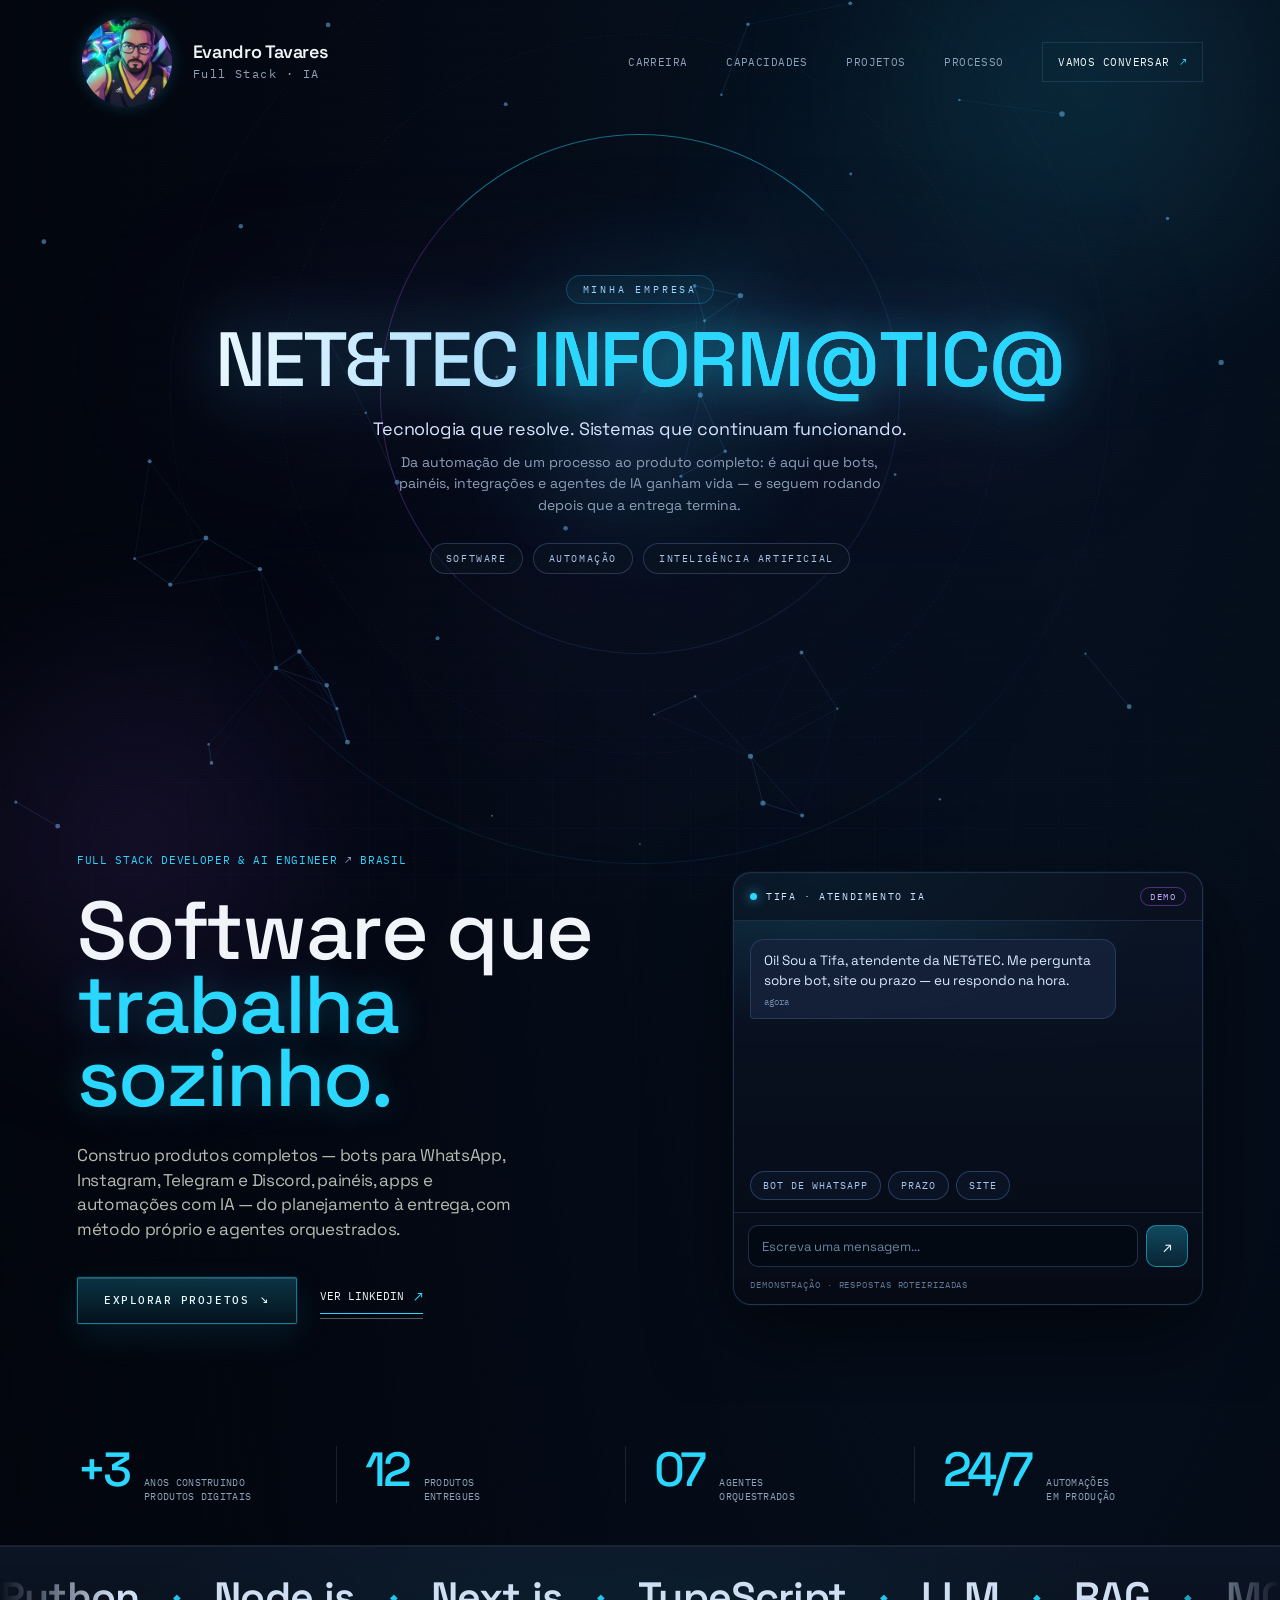
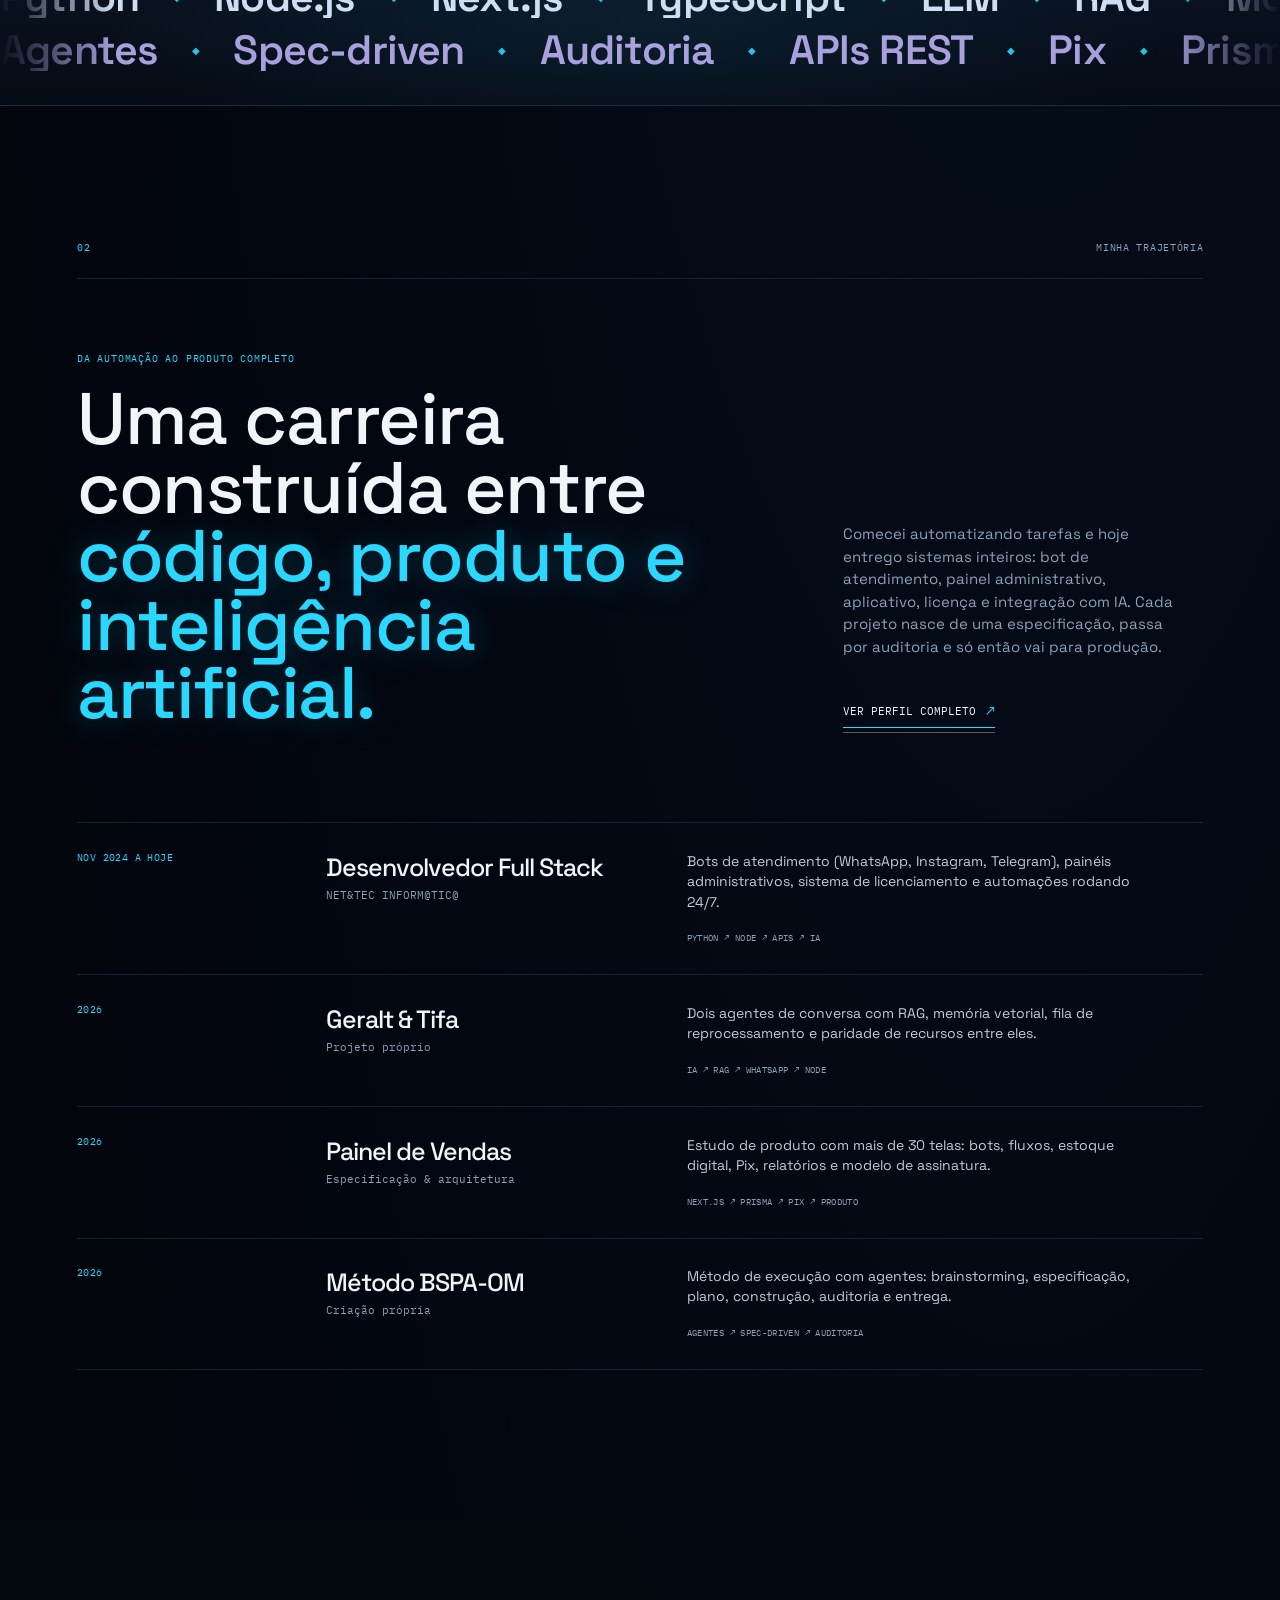
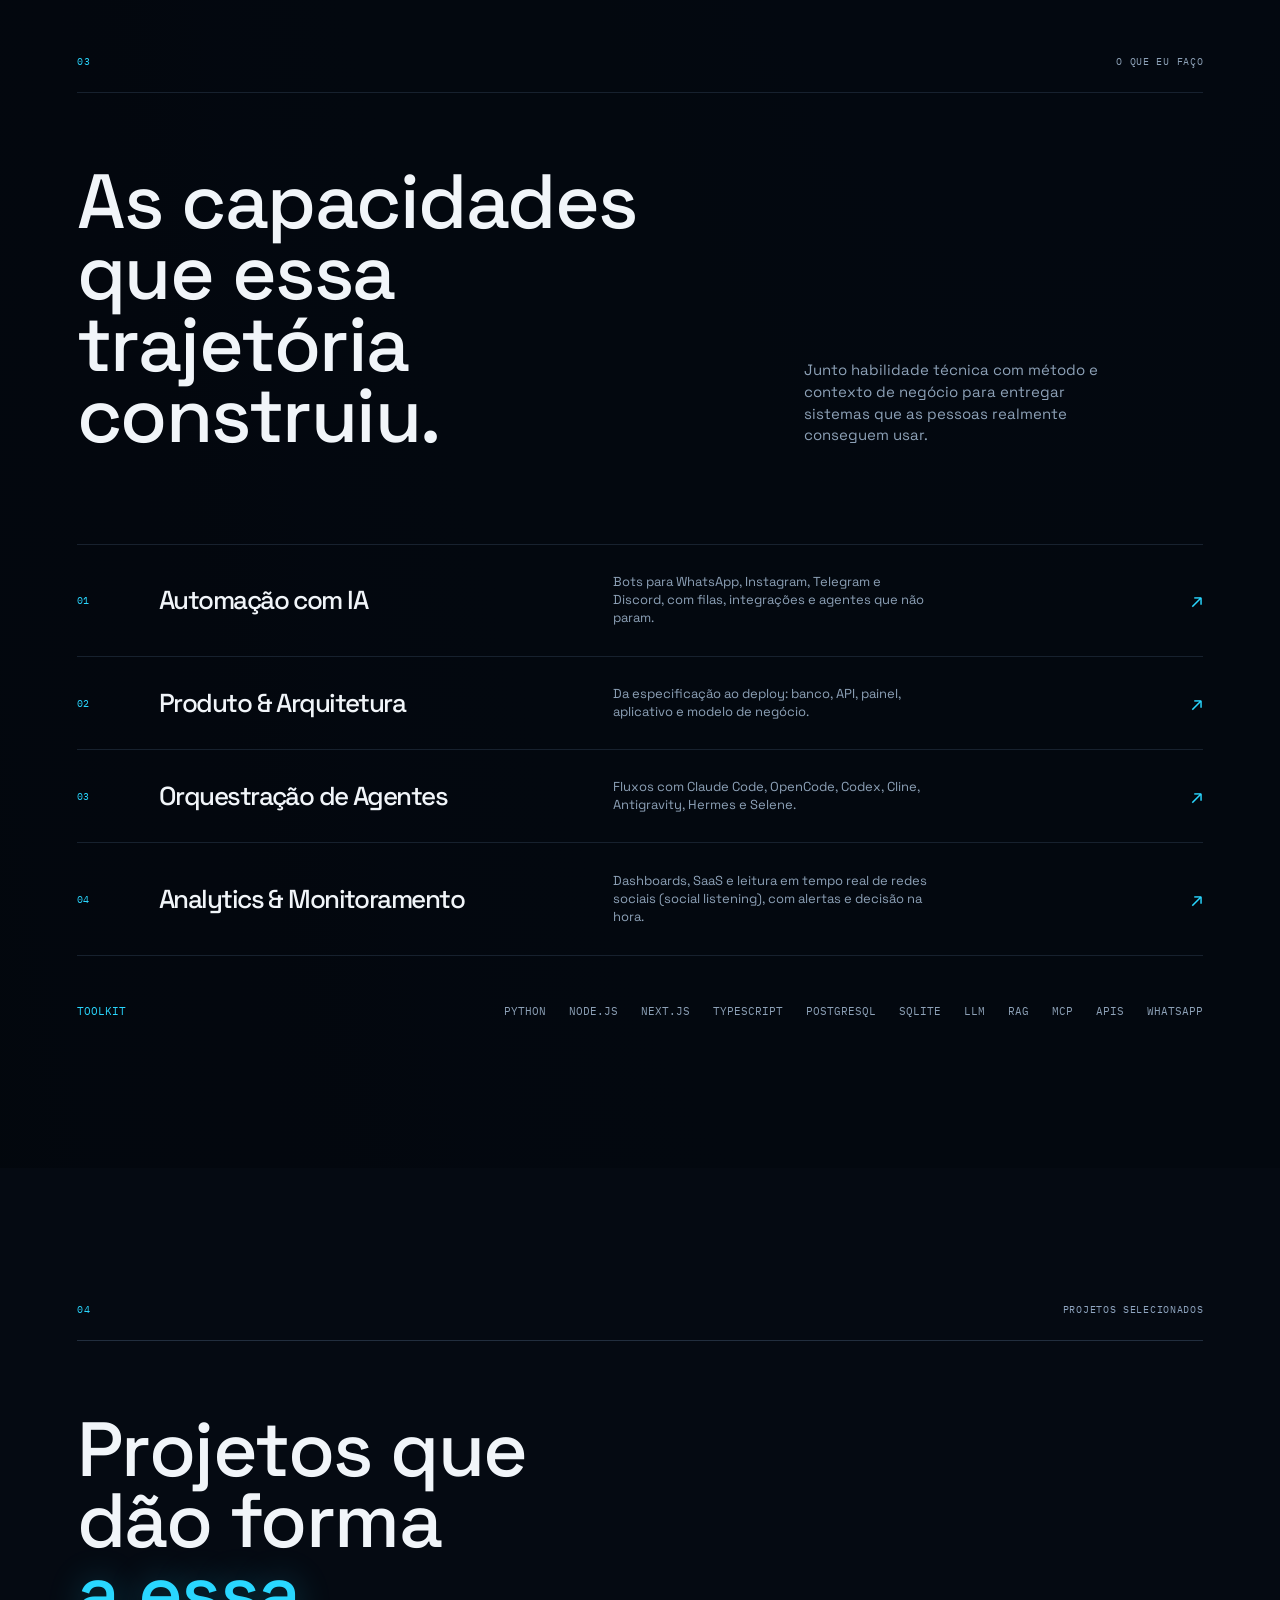
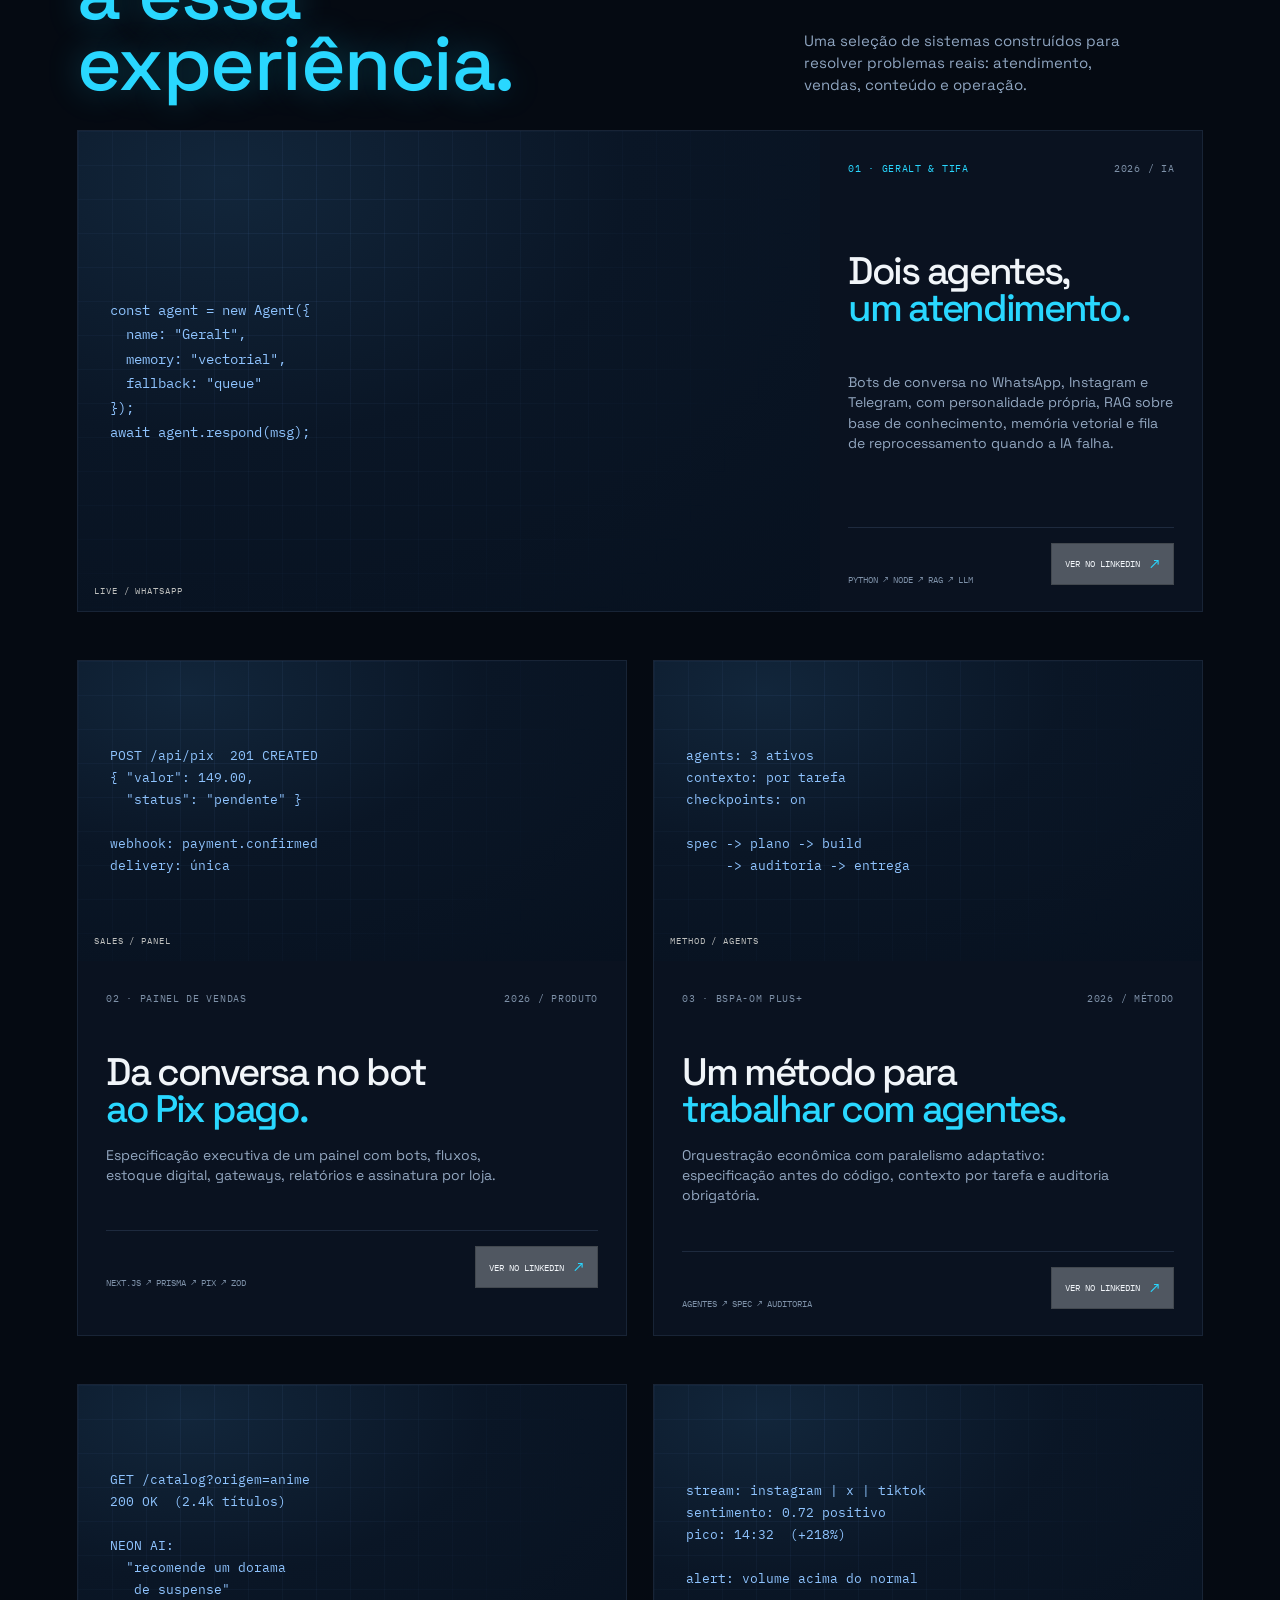
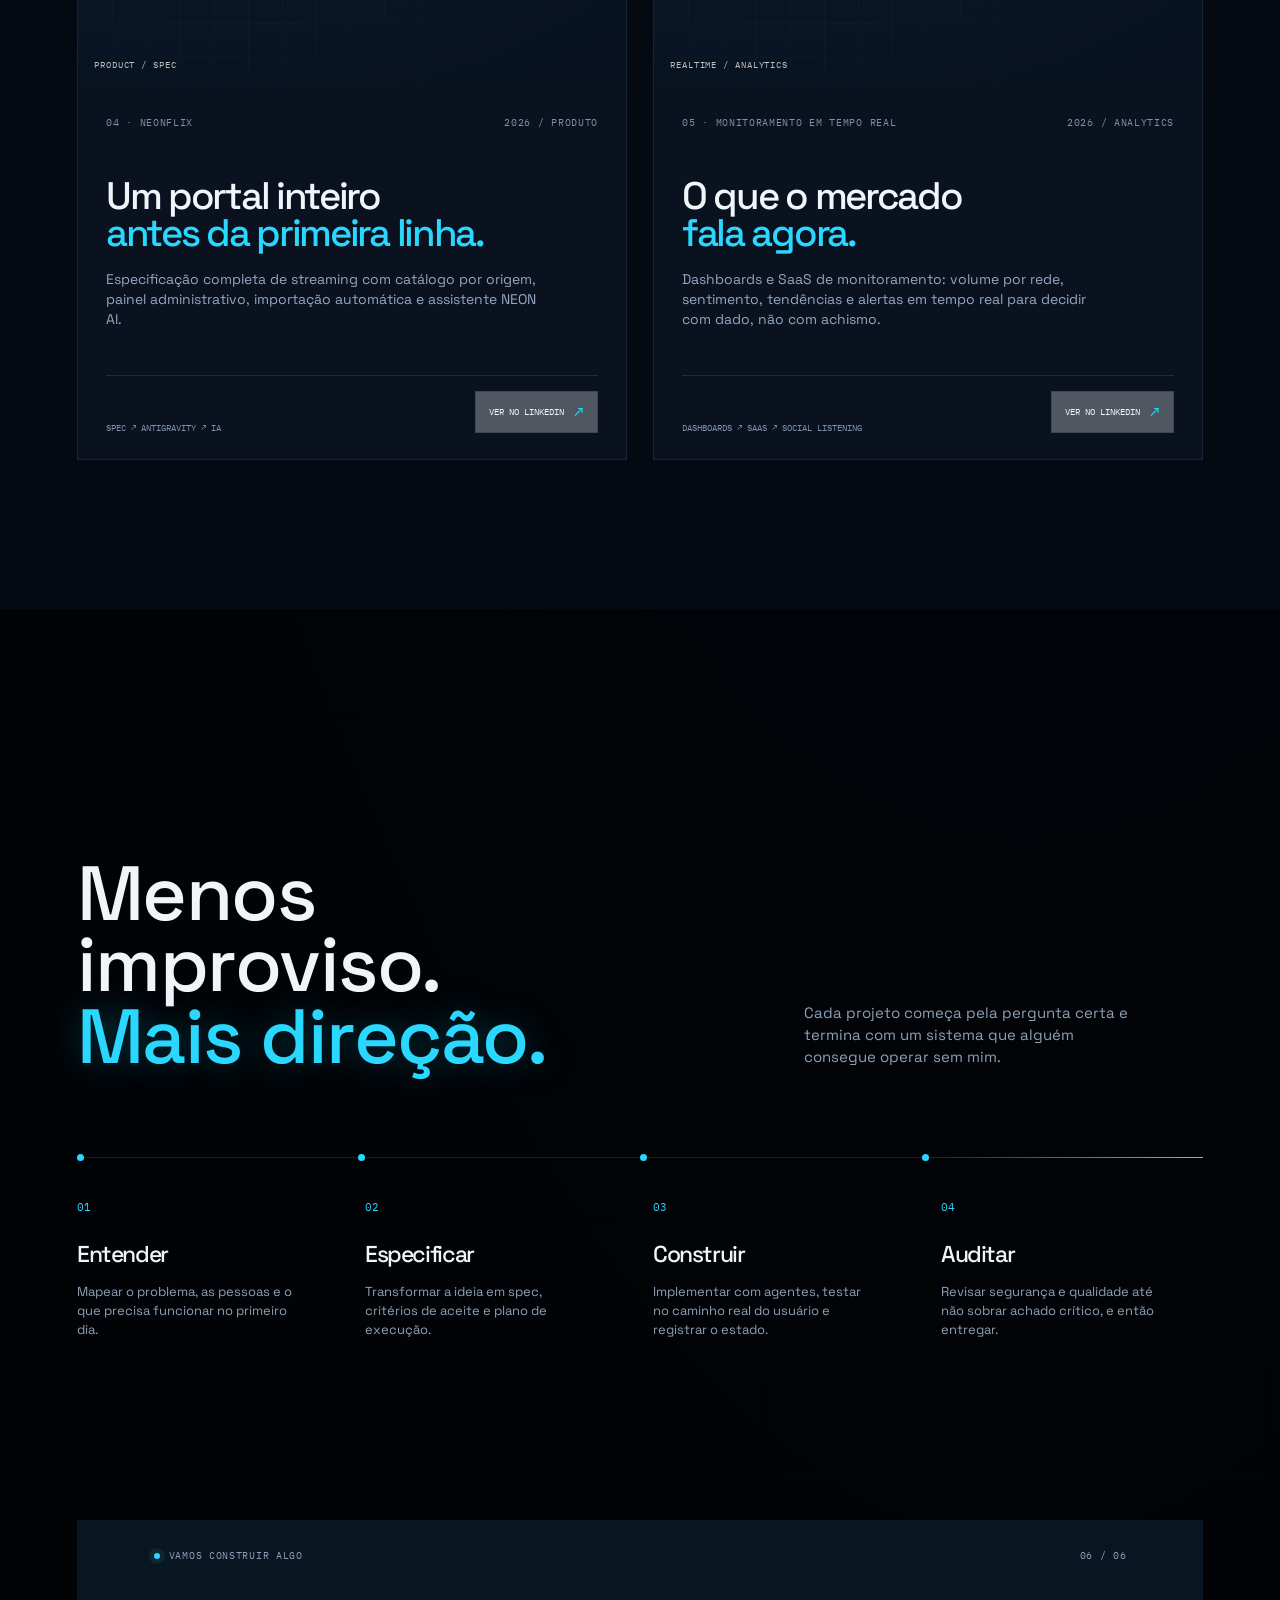
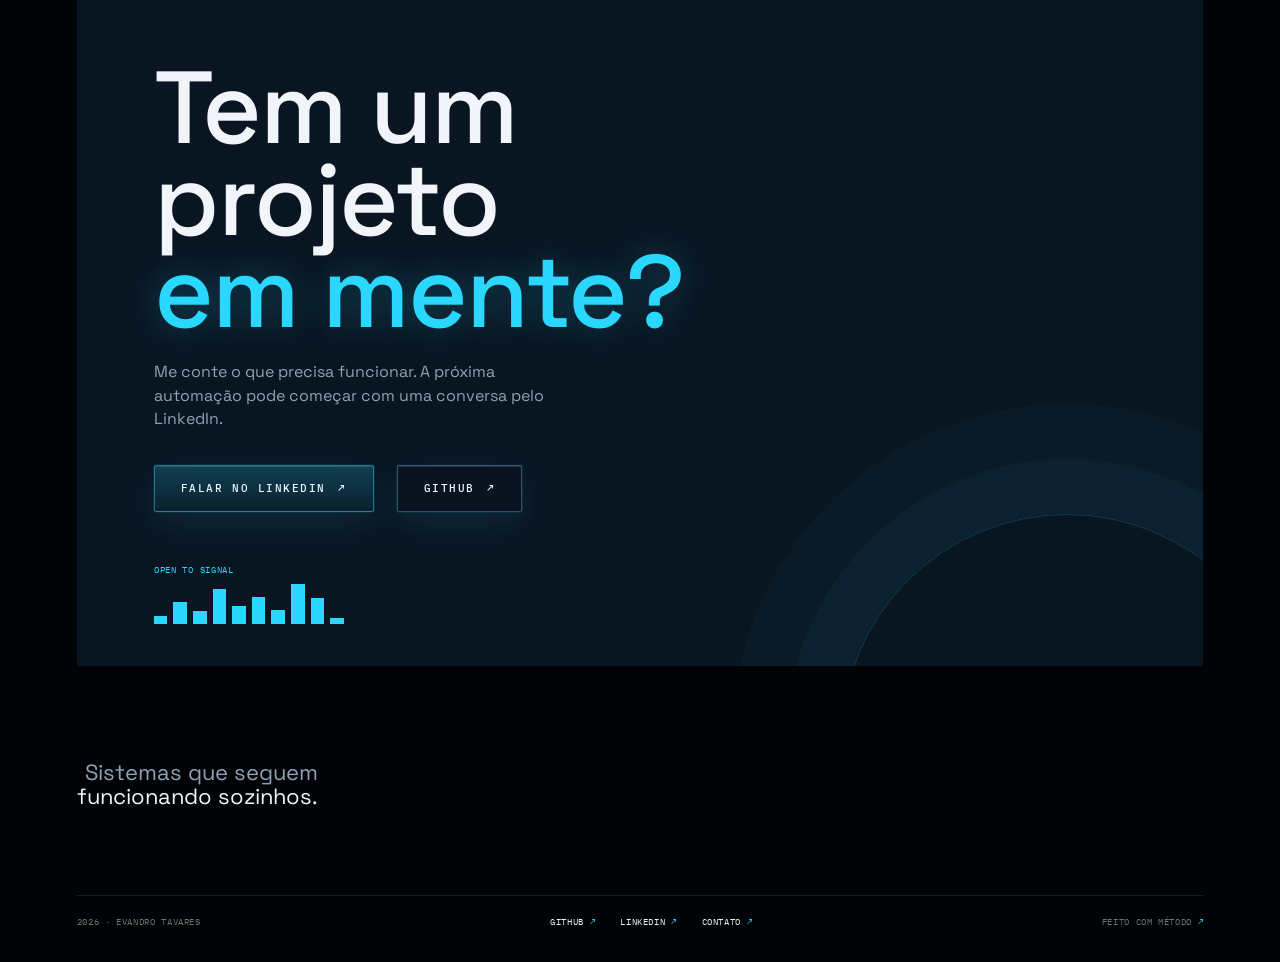
<file: index.html>
<!doctype html>
<html lang="pt-BR">
  <head>
    <meta charset="UTF-8" />
    <meta name="viewport" content="width=device-width, initial-scale=1.0" />
    <meta name="theme-color" content="#07111f" />
    <meta name="description" content="Portfólio de Evandro Tavares, desenvolvedor Full Stack e engenheiro de IA. Bots, painéis, apps e automações com agentes." />
    <meta property="og:title" content="Evandro Tavares | Full Stack & IA" />
    <meta property="og:description" content="Construo software que trabalha sozinho: bots, painéis, apps e automações com IA." />
    <meta property="og:type" content="website" />
    <meta property="og:url" content="https://portfolio.programer.site/" />
    <meta property="og:image" content="https://portfolio.programer.site/assets/og-card.jpg" />
    <meta property="og:image:type" content="image/jpeg" />
    <meta property="og:image:secure_url" content="https://portfolio.programer.site/assets/og-card.jpg" />
    <meta property="og:image:width" content="1200" />
    <meta property="og:image:height" content="630" />
    <meta property="og:image:alt" content="Evandro Tavares - Full Stack e IA" />
    <meta name="twitter:card" content="summary_large_image" />
    <meta property="og:type" content="website" />
    <meta property="og:site_name" content="Evandro Tavares | Portfolio" />
    <meta name="twitter:image" content="https://portfolio.programer.site/assets/og-card.jpg" />
    <link rel="canonical" href="https://portfolio.programer.site/" />
    <title>Evandro Tavares | Full Stack &amp; IA</title>
    <link rel="icon" type="image/jpeg" href="assets/fotoperfil.jpg" />
    <link rel="preconnect" href="https://fonts.googleapis.com" />
    <link rel="preconnect" href="https://fonts.gstatic.com" crossorigin />
    <link href="https://fonts.googleapis.com/css2?family=IBM+Plex+Mono:wght@400;500;600&family=Space+Grotesk:wght@400;500;600;700&display=swap" rel="stylesheet" />
    <link rel="stylesheet" href="styles.css?v=10" />
  </head>
  <body>
    <canvas class="bg-canvas" id="bg-canvas" aria-hidden="true"></canvas>
    <div class="bg-grid" aria-hidden="true"></div>
    <div class="bg-glow bg-glow-a" aria-hidden="true"></div>
    <div class="bg-glow bg-glow-b" aria-hidden="true"></div>
    <div class="bg-horizon" aria-hidden="true"></div>
    <div class="bg-scan" aria-hidden="true"></div>
    <div class="site-shell">
      <header class="site-header" data-header>
        <a class="brand" href="#top" aria-label="Evandro Tavares, voltar ao início">
          <span class="brand-mark"><img src="assets/fotoperfil.jpg" alt="" /></span>
          <span class="brand-copy">Evandro Tavares<small>Full Stack &middot; IA</small></span>
        </a>
        <button class="menu-toggle" type="button" aria-expanded="false" aria-controls="site-nav" data-menu-toggle>
          <span>Menu</span><i></i>
        </button>
        <nav class="site-nav" id="site-nav" data-nav aria-label="Navegação principal">
          <a href="#carreira">Carreira</a>
          <a href="#capacidades">Capacidades</a>
          <a href="#projetos">Projetos</a>
          <a href="#processo">Processo</a>
          <a class="nav-cta" href="#contato">Vamos conversar <span>&#8599;</span></a>
        </nav>
      </header>

      <main id="top">
        <section class="brand-section" aria-labelledby="brand-title">
          <div class="brand-orbit" aria-hidden="true"><i></i><i></i><i></i><span class="brand-core"></span></div>
          <div class="brand-beam" aria-hidden="true"></div>
          <div class="brand-inner reveal">
            <span class="brand-eyebrow">Minha empresa</span>
            <h2 id="brand-title" class="brand-name">NET&amp;TEC <em>INFORM@TIC@</em></h2>
            <p class="brand-line">Tecnologia que resolve. Sistemas que continuam funcionando.</p>
            <p class="brand-desc">Da automação de um processo ao produto completo: é aqui que bots, painéis, integrações e agentes de IA ganham vida — e seguem rodando depois que a entrega termina.</p>
            <div class="brand-tags"><span>Software</span><span>Automação</span><span>Inteligência Artificial</span></div>
          </div>
        </section>

        <section class="hero section-pad" aria-labelledby="hero-title">
          <div class="hero-topline reveal">
            <span class="eyebrow"><span class="status-dot"></span> Disponível para novos desafios</span>
            <span class="hero-index">01 / 06</span>
          </div>
          <div class="hero-grid">
            <div class="hero-copy reveal">
              <p class="kicker">Full Stack Developer &amp; AI Engineer <span>&#8599;</span> Brasil</p>
              <h1 id="hero-title">Software que <em>trabalha sozinho.</em></h1>
              <p class="hero-lede">Construo produtos completos &mdash; bots para WhatsApp, Instagram, Telegram e Discord, painéis, apps e automações com IA &mdash; do planejamento à entrega, com método próprio e agentes orquestrados.</p>
              <div class="hero-actions">
                <a class="button button-lime" href="#projetos">Explorar projetos <span>&#8600;</span></a>
                <a class="text-link" href="https://www.linkedin.com/in/evandro-tavares-154679330/" target="_blank" rel="noreferrer">Ver LinkedIn <span>&#8599;</span></a>
              </div>
            </div>
            <div class="chat-card reveal" id="tifa-chat">
              <div class="chat-head">
                <span class="chat-status"><i></i> TIFA &middot; ATENDIMENTO IA</span>
                <span class="chat-badge">DEMO</span>
              </div>
              <div class="chat-body" id="chat-body" aria-live="polite">
                <div class="msg bot"><p>Oi! Sou a Tifa, atendente da NET&amp;TEC. Me pergunta sobre bot, site ou prazo — eu respondo na hora.</p><time>agora</time></div>
              </div>
              <div class="chat-suggest" id="chat-suggest">
                <button type="button" data-ask="Voc&ecirc;s fazem bot de WhatsApp?">Bot de WhatsApp</button>
                <button type="button" data-ask="Quanto tempo leva um projeto?">Prazo</button>
                <button type="button" data-ask="Voc&ecirc;s fazem site tamb&eacute;m?">Site</button>
              </div>
              <form class="chat-form" id="chat-form">
                <input id="chat-input" type="text" placeholder="Escreva uma mensagem..." autocomplete="off" maxlength="140" aria-label="Mensagem para a Tifa" />
                <button type="submit" aria-label="Enviar mensagem">&#8599;</button>
              </form>
              <p class="chat-foot">Demonstra&ccedil;&atilde;o &middot; respostas roteirizadas</p>
            </div>
            </div>
          </div>
          
        </section>

        

        

        <section class="proof-strip section-pad" aria-label="Experiência em números">
          <div class="proof-item"><strong>+3</strong><span>anos construindo<br />produtos digitais</span></div>
          <div class="proof-item"><strong>12</strong><span>produtos<br />entregues</span></div>
          <div class="proof-item"><strong>07</strong><span>agentes<br />orquestrados</span></div>
          <div class="proof-item"><strong>24/7</strong><span>automações<br />em produção</span></div>
        </section>

        <section class="stack-marquee" aria-label="Especialidades">
          <div class="mq-row">
            <div class="mq-track">
              <span>Python</span><b>&#9670;</b><span>Node.js</span><b>&#9670;</b><span>Next.js</span><b>&#9670;</b><span>TypeScript</span><b>&#9670;</b><span>LLM</span><b>&#9670;</b><span>RAG</span><b>&#9670;</b><span>MCP</span><b>&#9670;</b><span>APIs</span><b>&#9670;</b><span>WhatsApp API</span><b>&#9670;</b><span>Instagram API</span><b>&#9670;</b><span>Telegram</span><b>&#9670;</b><span>Discord</span><b>&#9670;</b><span>PostgreSQL</span><b>&#9670;</b><span>Automação</span><b>&#9670;</b><span>BSPA-OM</span><b>&#9670;</b><span>Dashboards</span><b>&#9670;</b><span>SaaS</span><b>&#9670;</b><span>Social Listening</span><b>&#9670;</b>
              <span>Python</span><b>&#9670;</b><span>Node.js</span><b>&#9670;</b><span>Next.js</span><b>&#9670;</b><span>TypeScript</span><b>&#9670;</b><span>LLM</span><b>&#9670;</b><span>RAG</span><b>&#9670;</b><span>MCP</span><b>&#9670;</b><span>APIs</span><b>&#9670;</b><span>WhatsApp API</span><b>&#9670;</b><span>Instagram API</span><b>&#9670;</b><span>Telegram</span><b>&#9670;</b><span>Discord</span><b>&#9670;</b><span>PostgreSQL</span><b>&#9670;</b><span>Automação</span><b>&#9670;</b><span>BSPA-OM</span><b>&#9670;</b><span>Dashboards</span><b>&#9670;</b><span>SaaS</span><b>&#9670;</b><span>Social Listening</span><b>&#9670;</b>
            </div>
          </div>
          <div class="mq-row">
            <div class="mq-track mq-track-rev">
              <span>Agentes</span><b>&#9670;</b><span>Spec-driven</span><b>&#9670;</b><span>Auditoria</span><b>&#9670;</b><span>APIs REST</span><b>&#9670;</b><span>Pix</span><b>&#9670;</b><span>Prisma</span><b>&#9670;</b><span>Docker</span><b>&#9670;</b><span>SQLite</span><b>&#9670;</b><span>Webhooks</span><b>&#9670;</b><span>Embeds</span><b>&#9670;</b><span>Deploy</span><b>&#9670;</b>
              <span>Agentes</span><b>&#9670;</b><span>Spec-driven</span><b>&#9670;</b><span>Auditoria</span><b>&#9670;</b><span>APIs REST</span><b>&#9670;</b><span>Pix</span><b>&#9670;</b><span>Prisma</span><b>&#9670;</b><span>Docker</span><b>&#9670;</b><span>SQLite</span><b>&#9670;</b><span>Webhooks</span><b>&#9670;</b><span>Embeds</span><b>&#9670;</b><span>Deploy</span><b>&#9670;</b>
            </div>
          </div>
        </section>

        

        <section class="career section-pad" id="carreira" aria-labelledby="career-title">
          <div class="section-label reveal"><span>02</span><span>Minha trajetória</span></div>
          <div class="career-intro">
            <div>
              <p class="career-kicker reveal">Da automação ao produto completo</p>
              <h2 id="career-title" class="reveal">Uma carreira construída entre <em>código, produto e inteligência artificial.</em></h2>
            </div>
            <div class="career-summary reveal">
              <p>Comecei automatizando tarefas e hoje entrego sistemas inteiros: bot de atendimento, painel administrativo, aplicativo, licença e integração com IA. Cada projeto nasce de uma especificação, passa por auditoria e só então vai para produção.</p>
              <a class="text-link text-link-dark" href="https://www.linkedin.com/in/evandro-tavares-154679330/" target="_blank" rel="noreferrer">Ver perfil completo <span>&#8599;</span></a>
            </div>
          </div>
          <div class="career-timeline">
            <article class="career-entry reveal"><div class="career-date">nov 2024 a hoje</div><div class="career-role"><h3>Desenvolvedor Full Stack</h3><p>NET&amp;TEC INFORM@TIC@</p></div><div class="career-detail"><p>Bots de atendimento (WhatsApp, Instagram, Telegram), painéis administrativos, sistema de licenciamento e automações rodando 24/7.</p><span>Python &#8599; Node &#8599; APIs &#8599; IA</span></div></article>
            <article class="career-entry reveal"><div class="career-date">2026</div><div class="career-role"><h3>Geralt &amp; Tifa</h3><p>Projeto próprio</p></div><div class="career-detail"><p>Dois agentes de conversa com RAG, memória vetorial, fila de reprocessamento e paridade de recursos entre eles.</p><span>IA &#8599; RAG &#8599; WhatsApp &#8599; Node</span></div></article>
            <article class="career-entry reveal"><div class="career-date">2026</div><div class="career-role"><h3>Painel de Vendas</h3><p>Especificação &amp; arquitetura</p></div><div class="career-detail"><p>Estudo de produto com mais de 30 telas: bots, fluxos, estoque digital, Pix, relatórios e modelo de assinatura.</p><span>Next.js &#8599; Prisma &#8599; Pix &#8599; Produto</span></div></article>
            <article class="career-entry career-entry-early reveal"><div class="career-date">2026</div><div class="career-role"><h3>Método BSPA-OM</h3><p>Criação própria</p></div><div class="career-detail"><p>Método de execução com agentes: brainstorming, especificação, plano, construção, auditoria e entrega.</p><span>Agentes &#8599; Spec-driven &#8599; Auditoria</span></div></article>
          </div>
        </section>

        <section class="capabilities section-pad" id="capacidades" aria-labelledby="capabilities-title">
          <div class="section-label reveal"><span>03</span><span>O que eu faço</span></div>
          <div class="capabilities-intro">
            <h2 id="capabilities-title" class="reveal">As capacidades que essa trajetória construiu.</h2>
            <p class="reveal">Junto habilidade técnica com método e contexto de negócio para entregar sistemas que as pessoas realmente conseguem usar.</p>
          </div>
          <div class="capability-list">
            <article class="capability-item reveal"><span class="capability-no">01</span><h3>Automação com IA</h3><p>Bots para WhatsApp, Instagram, Telegram e Discord, com filas, integrações e agentes que não param.</p><span class="capability-arrow">&#8599;</span></article>
            <article class="capability-item reveal"><span class="capability-no">02</span><h3>Produto &amp; Arquitetura</h3><p>Da especificação ao deploy: banco, API, painel, aplicativo e modelo de negócio.</p><span class="capability-arrow">&#8599;</span></article>
            <article class="capability-item reveal"><span class="capability-no">03</span><h3>Orquestração de Agentes</h3><p>Fluxos com Claude Code, OpenCode, Codex, Cline, Antigravity, Hermes e Selene.</p><span class="capability-arrow">&#8599;</span></article>
            <article class="capability-item reveal"><span class="capability-no">04</span><h3>Analytics &amp; Monitoramento</h3><p>Dashboards, SaaS e leitura em tempo real de redes sociais (social listening), com alertas e decisão na hora.</p><span class="capability-arrow">&#8599;</span></article>
          </div>
          <div class="stack-row reveal"><span class="stack-label">TOOLKIT</span><span>Python</span><span>Node.js</span><span>Next.js</span><span>TypeScript</span><span>PostgreSQL</span><span>SQLite</span><span>LLM</span><span>RAG</span><span>MCP</span><span>APIs</span><span>WhatsApp</span></div>
        </section>

        <section class="projects section-pad" id="projetos" aria-labelledby="projects-title">
          <div class="section-label reveal"><span>04</span><span>Projetos selecionados</span></div>
          <div class="projects-heading">
            <div><h2 id="projects-title" class="reveal">Projetos que dão forma<br /><em>a essa experiência.</em></h2></div>
            <p class="reveal">Uma seleção de sistemas construídos para resolver problemas reais: atendimento, vendas, conteúdo e operação.</p>
          </div>
          <div class="project-list">
            <article class="project-card project-card-featured reveal">
              <div class="project-visual project-art">
                <pre class="project-code">const agent = new Agent({
  name: "Geralt",
  memory: "vectorial",
  fallback: "queue"
});
await agent.respond(msg);</pre>
                <span class="project-overlay-label">LIVE / WHATSAPP</span>
              </div>
              <div class="project-card-body"><div class="project-meta"><span>01 &middot; Geralt &amp; Tifa</span><span>2026 / IA</span></div><h3>Dois agentes,<br /><em>um atendimento.</em></h3><p>Bots de conversa no WhatsApp, Instagram e Telegram, com personalidade própria, RAG sobre base de conhecimento, memória vetorial e fila de reprocessamento quando a IA falha.</p><div class="project-bottom"><span>Python &#8599; Node &#8599; RAG &#8599; LLM</span><a class="project-link" href="https://www.linkedin.com/in/evandro-tavares-154679330/" target="_blank" rel="noreferrer">Ver no LinkedIn <b>&#8599;</b></a></div></div>
            </article>
            <article class="project-card reveal">
              <div class="project-visual project-art">
                <pre class="project-code">POST /api/pix  201 CREATED
{ "valor": 149.00,
  "status": "pendente" }

webhook: payment.confirmed
delivery: única</pre>
                <span class="project-overlay-label">SALES / PANEL</span>
              </div>
              <div class="project-card-body"><div class="project-meta"><span>02 &middot; Painel de Vendas</span><span>2026 / PRODUTO</span></div><h3>Da conversa no bot<br /><em>ao Pix pago.</em></h3><p>Especificação executiva de um painel com bots, fluxos, estoque digital, gateways, relatórios e assinatura por loja.</p><div class="project-bottom"><span>Next.js &#8599; Prisma &#8599; Pix &#8599; Zod</span><a class="project-link" href="https://www.linkedin.com/in/evandro-tavares-154679330/" target="_blank" rel="noreferrer">Ver no LinkedIn <b>&#8599;</b></a></div></div>
            </article>
            <article class="project-card reveal">
              <div class="project-visual project-art">
                <pre class="project-code">agents: 3 ativos
contexto: por tarefa
checkpoints: on

spec -> plano -> build
     -> auditoria -> entrega</pre>
                <span class="project-overlay-label">METHOD / AGENTS</span>
              </div>
              <div class="project-card-body"><div class="project-meta"><span>03 &middot; BSPA-OM PLUS+</span><span>2026 / MÉTODO</span></div><h3>Um método para<br /><em>trabalhar com agentes.</em></h3><p>Orquestração econômica com paralelismo adaptativo: especificação antes do código, contexto por tarefa e auditoria obrigatória.</p><div class="project-bottom"><span>Agentes &#8599; Spec &#8599; Auditoria</span><a class="project-link" href="https://www.linkedin.com/in/evandro-tavares-154679330/" target="_blank" rel="noreferrer">Ver no LinkedIn <b>&#8599;</b></a></div></div>
            </article>
            <article class="project-card reveal">
              <div class="project-visual project-art">
                <pre class="project-code">GET /catalog?origem=anime
200 OK  (2.4k títulos)

NEON AI:
  "recomende um dorama
   de suspense"</pre>
                <span class="project-overlay-label">PRODUCT / SPEC</span>
              </div>
              <div class="project-card-body"><div class="project-meta"><span>04 &middot; NEONFLIX</span><span>2026 / PRODUTO</span></div><h3>Um portal inteiro<br /><em>antes da primeira linha.</em></h3><p>Especificação completa de streaming com catálogo por origem, painel administrativo, importação automática e assistente NEON AI.</p><div class="project-bottom"><span>Spec &#8599; Antigravity &#8599; IA</span><a class="project-link" href="https://www.linkedin.com/in/evandro-tavares-154679330/" target="_blank" rel="noreferrer">Ver no LinkedIn <b>&#8599;</b></a></div></div>
            </article>
          <article class="project-card reveal">
              <div class="project-visual project-art">
                <pre class="project-code">stream: instagram | x | tiktok
sentimento: 0.72 positivo
pico: 14:32  (+218%)

alert: volume acima do normal</pre>
                <span class="project-overlay-label">REALTIME / ANALYTICS</span>
              </div>
              <div class="project-card-body"><div class="project-meta"><span>05 &middot; Monitoramento em Tempo Real</span><span>2026 / ANALYTICS</span></div><h3>O que o mercado<br /><em>fala agora.</em></h3><p>Dashboards e SaaS de monitoramento: volume por rede, sentimento, tendências e alertas em tempo real para decidir com dado, não com achismo.</p><div class="project-bottom"><span>Dashboards &#8599; SaaS &#8599; Social Listening</span><a class="project-link" href="https://www.linkedin.com/in/evandro-tavares-154679330/" target="_blank" rel="noreferrer">Ver no LinkedIn <b>&#8599;</b></a></div></div>
            </article>
            </div>
        </section>

        <section class="process section-pad" id="processo" aria-labelledby="process-title">
          <div class="section-label reveal"><span>05</span><span>Como eu penso</span></div>
          <div class="process-heading"><h2 id="process-title" class="reveal">Menos improviso.<br /><em>Mais direção.</em></h2><p class="reveal">Cada projeto começa pela pergunta certa e termina com um sistema que alguém consegue operar sem mim.</p></div>
          <div class="process-line" aria-hidden="true"><span></span><span></span><span></span><span></span></div>
          <div class="process-grid">
            <article class="process-step reveal"><span>01</span><h3>Entender</h3><p>Mapear o problema, as pessoas e o que precisa funcionar no primeiro dia.</p></article>
            <article class="process-step reveal"><span>02</span><h3>Especificar</h3><p>Transformar a ideia em spec, critérios de aceite e plano de execução.</p></article>
            <article class="process-step reveal"><span>03</span><h3>Construir</h3><p>Implementar com agentes, testar no caminho real do usuário e registrar o estado.</p></article>
            <article class="process-step reveal"><span>04</span><h3>Auditar</h3><p>Revisar segurança e qualidade até não sobrar achado crítico, e então entregar.</p></article>
          </div>
        </section>

        <section class="contact section-pad" id="contato" aria-labelledby="contact-title">
          <div class="contact-card reveal">
            <div class="contact-top"><span class="eyebrow"><span class="status-dot"></span> Vamos construir algo</span><span>06 / 06</span></div>
            <h2 id="contact-title">Tem um projeto<br /><em>em mente?</em></h2>
            <p>Me conte o que precisa funcionar. A próxima automação pode começar com uma conversa pelo LinkedIn.</p>
            <div class="contact-actions">
              <a class="button button-lime" href="https://www.linkedin.com/in/evandro-tavares-154679330/" target="_blank" rel="noopener noreferrer" aria-label="Falar com Evandro no LinkedIn">Falar no LinkedIn <span>&#8599;</span></a>
              <a class="button button-outline" href="https://github.com/Naoriky-VFX" target="_blank" rel="noreferrer">GitHub <span>&#8599;</span></a>
            </div>
            <div class="contact-signal"><span></span><span></span><span></span><span></span><span></span><span></span><span></span><span></span><span></span><span></span><b>OPEN TO SIGNAL</b></div>
          </div>
        </section>
      </main>

      <footer class="site-footer section-pad">
        <div class="footer-top"><p>Sistemas que seguem<br /><em>funcionando sozinhos.</em></p></div>
        <div class="footer-bottom"><span>2026 &middot; Evandro Tavares</span><div class="footer-links"><a href="https://github.com/Naoriky-VFX" target="_blank" rel="noreferrer">GitHub <span>&#8599;</span></a><a href="https://www.linkedin.com/in/evandro-tavares-154679330/" target="_blank" rel="noreferrer">LinkedIn <span>&#8599;</span></a><a href="#contato">Contato <span>&#8599;</span></a></div><span class="footer-back">Feito com método <span>&#8599;</span></span></div>
      </footer>
    </div>
    <button class="share-btn" id="share-btn" type="button" aria-label="Compartilhar este portfólio">
      <svg width="18" height="18" viewBox="0 0 24 24" fill="none" stroke="currentColor" stroke-width="2" stroke-linecap="round" stroke-linejoin="round" aria-hidden="true"><circle cx="18" cy="5" r="3"/><circle cx="6" cy="12" r="3"/><circle cx="18" cy="19" r="3"/><path d="M8.6 13.5l6.8 4M15.4 6.5l-6.8 4"/></svg>
      <span>Compartilhar</span>
    </button>
    <div class="share-modal" id="share-modal" hidden>
      <div class="share-sheet" role="dialog" aria-modal="true" aria-labelledby="share-title">
        <div class="share-sheet-head"><strong id="share-title">Compartilhar</strong><button type="button" class="share-close" aria-label="Fechar">&#10005;</button></div>
        <p class="share-sub">Escolha onde enviar o portfólio</p>
        <div class="share-grid">
          <a class="share-item" data-share="whatsapp" target="_blank" rel="noreferrer"><span class="si si-wa">&#128172;</span>WhatsApp</a>
          <a class="share-item" data-share="telegram" target="_blank" rel="noreferrer"><span class="si si-tg">&#9992;</span>Telegram</a>
          <a class="share-item" data-share="facebook" target="_blank" rel="noreferrer"><span class="si si-fb">f</span>Facebook</a>
          <a class="share-item" data-share="x" target="_blank" rel="noreferrer"><span class="si si-x">&#120143;</span>X</a>
          <a class="share-item" data-share="linkedin" target="_blank" rel="noreferrer"><span class="si si-in">in</span>LinkedIn</a>
          <a class="share-item" data-share="instagram"><span class="si si-ig">&#9673;</span>Instagram</a>
          <a class="share-item" data-share="native"><span class="si si-more">&#8943;</span>Mais</a>
          <button class="share-item" type="button" data-share="copy"><span class="si si-link">&#128279;</span>Copiar link</button>
        </div>
        <p class="share-toast-inline" id="share-feedback" aria-live="polite"></p>
      </div>
    </div>
    <script src="script.js?v=14"></script>
  </body>
</html>
</file>
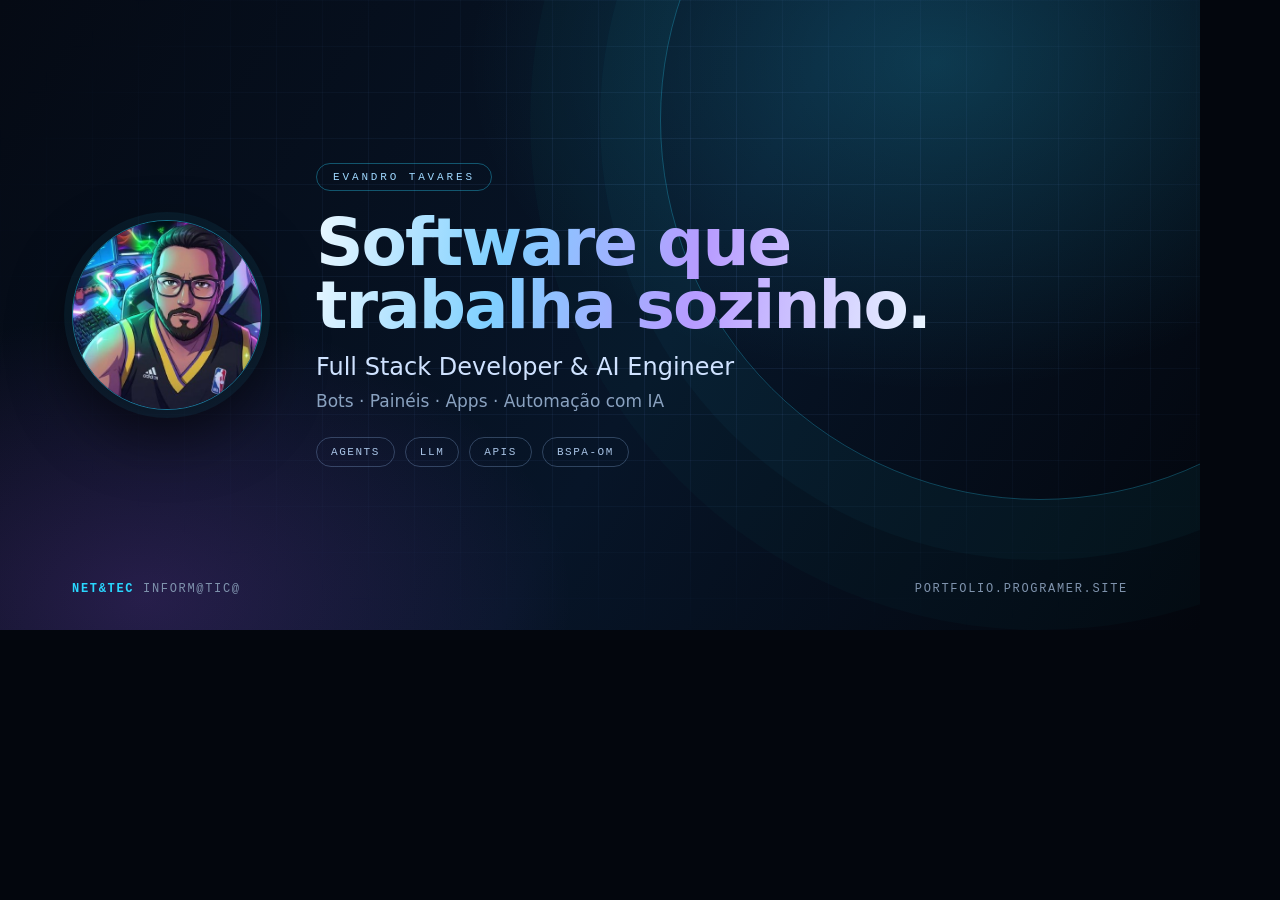
<file: og-card.html>
<!doctype html>
<html lang="pt-BR">
<head>
<meta charset="utf-8">
<style>
  * { margin:0; padding:0; box-sizing:border-box; }
  html,body { width:1200px; height:630px; overflow:hidden; }
  body { position:relative; background:#03060d; font-family:"Segoe UI", system-ui, sans-serif; }
  .bg { position:absolute; inset:0;
    background:
      radial-gradient(60% 80% at 78% 10%, rgba(41,215,255,.20), transparent 65%),
      radial-gradient(55% 70% at 12% 95%, rgba(168,85,247,.20), transparent 65%),
      linear-gradient(120deg,#050a14 0%,#071528 55%,#03060d 100%); }
  .grid { position:absolute; inset:0;
    background-image:linear-gradient(rgba(120,170,255,.10) 1px,transparent 1px),linear-gradient(90deg,rgba(120,170,255,.10) 1px,transparent 1px);
    background-size:46px 46px;
    -webkit-mask-image:radial-gradient(80% 80% at 60% 40%, #000 10%, transparent 80%);
    mask-image:radial-gradient(80% 80% at 60% 40%, #000 10%, transparent 80%); }
  .ring { position:absolute; width:760px; height:760px; right:-220px; top:-260px; border-radius:50%;
    border:1px solid rgba(41,215,255,.28); box-shadow:0 0 0 60px rgba(41,215,255,.03), 0 0 0 130px rgba(41,215,255,.02); }
  .wrap { position:relative; display:flex; align-items:center; gap:54px; height:100%; padding:0 72px; }
  .photo { width:190px; height:190px; border-radius:50%; object-fit:cover;
    border:1px solid rgba(41,215,255,.5); box-shadow:0 0 0 8px rgba(41,215,255,.07), 0 24px 60px rgba(0,0,0,.6); }
  .txt { min-width:0; }
  .eyebrow { display:inline-block; padding:7px 16px; border:1px solid rgba(41,215,255,.35); border-radius:999px;
    color:#9fd8ff; font:11px "Consolas",monospace; letter-spacing:.26em; text-transform:uppercase; }
  h1 { margin:20px 0 0; font-size:66px; line-height:.96; letter-spacing:-.03em; font-weight:800;
    background:linear-gradient(100deg,#eaf7ff 0%,#7fd0ff 30%,#b79bff 62%,#eaf7ff 100%);
    -webkit-background-clip:text; background-clip:text; color:transparent; }
  .sub { margin-top:16px; font-size:24px; color:#cfe2ff; }
  .small { margin-top:10px; font-size:17px; color:#8aa2c0; }
  .tags { display:flex; gap:10px; margin-top:26px; }
  .tags span { padding:8px 14px; border:1px solid rgba(150,190,240,.28); border-radius:999px;
    color:#a9c4e6; font:11px "Consolas",monospace; letter-spacing:.14em; text-transform:uppercase; }
  .foot { position:absolute; left:72px; bottom:34px; right:72px; display:flex; justify-content:space-between;
    color:#7f93ad; font:12px "Consolas",monospace; letter-spacing:.14em; text-transform:uppercase; }
  .foot b { color:#29d7ff; font-weight:600; }
</style>
</head>
<body>
  <div class="bg"></div>
  <div class="grid"></div>
  <div class="ring"></div>
  <div class="wrap">
    <img class="photo" src="assets/fotoperfil.jpg" alt="">
    <div class="txt">
      <span class="eyebrow">Evandro Tavares</span>
      <h1>Software que<br>trabalha sozinho.</h1>
      <p class="sub">Full Stack Developer &amp; AI Engineer</p>
      <p class="small">Bots · Painéis · Apps · Automação com IA</p>
      <div class="tags"><span>Agents</span><span>LLM</span><span>APIs</span><span>BSPA-OM</span></div>
    </div>
  </div>
  <div class="foot"><span><b>NET&amp;TEC</b> INFORM@TIC@</span><span>portfolio.programer.site</span></div>
</body>
</html>
</file>
<file: styles.css>
@import url('https://fonts.googleapis.com/css2?family=IBM+Plex+Mono:wght@400;500;600&family=Space+Grotesk:wght@400;500;600;700&display=swap');

:root {
  --ink: #07111f;
  --ink-soft: #0b1a2d;
  --ink-lift: #12263b;
  --paper: #f1f5f9;
  --paper-soft: #dfe8f1;
  --muted: #8da1b7;
  --line: rgba(204, 220, 240, .16);
  --accent: #29d7ff;
  --soft-blue: #8fb9ff;
  --warm: #93b7e6;
  --display: 'Space Grotesk', Arial, sans-serif;
  --mono: 'IBM Plex Mono', monospace;
  --ease: cubic-bezier(.22, .75, .25, 1);
}

* { box-sizing: border-box; }
html { scroll-behavior: smooth; }
body { margin: 0; background: var(--ink); color: var(--paper); font-family: var(--display); -webkit-font-smoothing: antialiased; }
body::selection { background: var(--accent); color: var(--ink); }
a { color: inherit; text-decoration: none; }
button { color: inherit; font: inherit; }
img { display: block; max-width: 100%; }
.site-shell { overflow: hidden; }
.section-pad { padding-left: clamp(24px, 6vw, 96px); padding-right: clamp(24px, 6vw, 96px); }
.site-header { position: fixed; z-index: 20; top: 0; left: 0; right: 0; display: flex; align-items: center; justify-content: space-between; padding: 26px clamp(24px, 6vw, 96px); transition: background .35s ease, padding .35s ease, border-color .35s ease; border-bottom: 1px solid transparent; }
.site-header.is-scrolled { padding-top: 16px; padding-bottom: 16px; background: rgba(17, 19, 17, .86); backdrop-filter: blur(18px); border-color: var(--line); }
.brand { display: inline-flex; align-items: center; gap: 13px; }
.brand-mark { position: relative; display: grid; place-items: center; width: 48px; height: 48px; overflow: visible; background: transparent; }
.brand-mark img { width: 100%; height: 100%; object-fit: contain; filter: saturate(1.08) drop-shadow(0 0 8px rgba(41,215,255,.2)); transform: scale(.9); }
.brand-copy { font-size: 13px; font-weight: 600; line-height: 1.05; letter-spacing: -.02em; }
.brand-copy small { display: block; margin-top: 5px; color: var(--muted); font: 10px var(--mono); font-weight: 400; letter-spacing: .02em; }
.site-nav { display: flex; align-items: center; gap: clamp(20px, 3vw, 46px); font: 11px var(--mono); color: var(--muted); text-transform: uppercase; letter-spacing: .04em; }
.site-nav a { transition: color .25s ease; }
.site-nav a:hover, .site-nav a:focus-visible { color: var(--paper); }
.site-nav .nav-cta { display: inline-flex; gap: 10px; padding: 12px 15px; border: 1px solid var(--line); color: var(--paper); }
.site-nav .nav-cta span { color: var(--accent); }
.menu-toggle { display: none; border: 0; background: transparent; cursor: pointer; font: 11px var(--mono); text-transform: uppercase; }
.menu-toggle i { position: relative; display: inline-block; width: 18px; height: 10px; margin-left: 7px; border-top: 1px solid var(--accent); border-bottom: 1px solid var(--accent); vertical-align: middle; }
.hero { min-height: 100vh; padding-top: 150px; padding-bottom: 35px; display: flex; flex-direction: column; justify-content: space-between; background: radial-gradient(circle at 78% 23%, rgba(41, 215, 255, .08), transparent 22%), var(--ink); }
.hero-topline, .hero-bottomline, .signal-panel-head, .signal-panel-foot, .section-label, .project-meta, .contact-top, .footer-bottom { display: flex; justify-content: space-between; align-items: center; font: 10px var(--mono); letter-spacing: .07em; text-transform: uppercase; }
.hero-topline { color: var(--muted); }
.eyebrow { display: inline-flex; align-items: center; gap: 9px; }
.status-dot { width: 6px; height: 6px; border-radius: 50%; background: var(--accent); box-shadow: 0 0 0 5px rgba(41, 215, 255, .08); }
.hero-index, .hero-location { color: var(--muted); }
.hero-grid { display: grid; grid-template-columns: minmax(0, 1.04fr) minmax(360px, .96fr); align-items: center; gap: 7vw; padding: 95px 0 100px; }
.kicker { margin: 0 0 27px; color: var(--accent); font: 11px var(--mono); text-transform: uppercase; letter-spacing: .06em; }
.kicker span { color: var(--muted); }
h1, h2, h3, p { margin-top: 0; }
h1, h2, h3 { font-weight: 500; letter-spacing: -.06em; }
h1 { max-width: 760px; margin-bottom: 28px; font-size: clamp(55px, 8vw, 124px); line-height: .9; }
h1 em, h2 em, h3 em { color: var(--accent); font-style: normal; }
.hero-lede { max-width: 440px; margin-bottom: 35px; color: #b7bab1; font-size: 17px; line-height: 1.45; letter-spacing: -.02em; }
.hero-actions, .contact-actions { display: flex; align-items: center; flex-wrap: wrap; gap: 23px; }
.button { display: inline-flex; align-items: center; gap: 20px; min-height: 50px; padding: 0 18px; font: 11px var(--mono); text-transform: uppercase; letter-spacing: .03em; transition: transform .25s var(--ease), background .25s ease, color .25s ease; }
.button:hover, .button:focus-visible { transform: translateY(-4px); }
.button-lime { background: var(--accent); color: var(--ink); }
.button-lime:hover, .button-lime:focus-visible { background: var(--paper); }
.button-outline { border: 1px solid rgba(242, 241, 235, .34); }
.button-outline:hover, .button-outline:focus-visible { border-color: var(--accent); color: var(--accent); }
.text-link { display: inline-flex; align-items: center; gap: 10px; padding-bottom: 7px; border-bottom: 1px solid var(--accent); color: var(--paper); font: 11px var(--mono); text-transform: uppercase; }
.text-link span { color: var(--accent); font-size: 15px; }
.signal-panel { position: relative; width: 100%; max-width: 600px; justify-self: end; border: 1px solid var(--line); background: rgba(34, 39, 34, .55); }
.signal-panel::after { content: ''; position: absolute; z-index: 1; inset: 12px; border: 1px solid rgba(41, 215, 255, .12); pointer-events: none; }
.signal-panel-head, .signal-panel-foot { position: relative; z-index: 2; padding: 17px 18px; color: var(--muted); }
.signal-panel-head span:first-child, .signal-panel-foot span:last-child { color: var(--accent); }
.signal-graph { position: relative; height: 290px; overflow: hidden; border-top: 1px solid var(--line); border-bottom: 1px solid var(--line); }
.graph-grid { position: absolute; inset: 22px 18px 31px; opacity: .33; background-image: linear-gradient(rgba(242,241,235,.11) 1px, transparent 1px), linear-gradient(90deg, rgba(242,241,235,.11) 1px, transparent 1px); background-size: 20% 25%; }
.signal-graph svg { position: absolute; inset: 26px 18px 27px; width: calc(100% - 36px); height: calc(100% - 53px); overflow: visible; }
.graph-path { fill: none; stroke-width: 2.2; vector-effect: non-scaling-stroke; }
.graph-path-muted { stroke: rgba(242, 241, 235, .23); }
.graph-path-active { stroke: var(--accent); filter: drop-shadow(0 0 7px rgba(41,215,255,.28)); stroke-dasharray: 800; stroke-dashoffset: 800; animation: draw-line 2.8s 0.4s var(--ease) forwards; }
.graph-point { fill: var(--accent); filter: drop-shadow(0 0 8px var(--accent)); animation: point-pulse 2.2s ease-in-out infinite; }
.graph-label { position: absolute; z-index: 2; padding: 6px 8px; background: var(--accent); color: var(--ink); font: 9px var(--mono); text-transform: uppercase; }
.graph-label-a { top: 58px; right: 15%; }.graph-label-b { bottom: 44px; left: 13%; background: var(--paper); }
.graph-axis { position: absolute; right: 18px; bottom: 11px; left: 18px; display: flex; justify-content: space-between; color: var(--muted); font: 9px var(--mono); }
.hero-bottomline { color: var(--muted); }.scroll-mark { display: inline-grid; place-items: center; width: 25px; height: 25px; border: 1px solid var(--line); color: var(--accent); }.hero-location span { color: var(--accent); }
.marquee-band { overflow: hidden; border-top: 1px solid var(--line); border-bottom: 1px solid var(--line); background: var(--accent); color: var(--ink); }
.marquee-track { display: flex; align-items: center; gap: 30px; width: max-content; padding: 19px 0; animation: marquee 64s linear infinite; font-size: clamp(20px, 3vw, 39px); letter-spacing: -.05em; }.marquee-track b { font: 18px var(--mono); }
.section-label { padding-bottom: 24px; border-bottom: 1px solid var(--line); color: var(--muted); }.section-label span:first-child { color: var(--accent); }
.manifesto { padding-top: 135px; padding-bottom: 160px; background: var(--paper); color: var(--ink); }.manifesto .section-label { border-color: rgba(17,19,17,.19); }.manifesto .section-label span:last-child { color: #73786f; }.manifesto-grid { display: grid; grid-template-columns: minmax(0, 1.3fr) minmax(270px, .7fr); gap: 10vw; align-items: end; padding-top: 82px; }.manifesto h2 { max-width: 850px; margin-bottom: 0; font-size: clamp(46px, 7vw, 104px); line-height: .94; }.manifesto h2 span { color: #286b93; }.manifesto-note { max-width: 350px; color: #656960; font-size: 15px; line-height: 1.5; }.profile-chip { display: inline-flex; align-items: center; gap: 12px; margin-top: 50px; color: var(--ink); }.profile-chip img { width: 43px; height: 43px; border-radius: 50%; object-fit: cover; object-position: center 20%; filter: grayscale(1); }.profile-chip strong, .profile-chip small { display: block; }.profile-chip strong { font-size: 12px; }.profile-chip small { margin-top: 3px; color: #777c73; font: 10px var(--mono); }
.capabilities { padding-top: 135px; padding-bottom: 150px; background: var(--ink-soft); }.capabilities-intro, .projects-heading, .process-heading { display: grid; grid-template-columns: minmax(0, 1.2fr) minmax(220px, .8fr); gap: 10vw; align-items: end; padding-top: 73px; }.capabilities h2, .projects h2, .process h2 { margin-bottom: 0; font-size: clamp(46px, 6vw, 88px); line-height: .93; }.capabilities-intro > p, .projects-heading > p, .process-heading > p { max-width: 330px; margin-bottom: 5px; color: var(--muted); font-size: 15px; line-height: 1.45; }.capability-list { margin-top: 93px; border-top: 1px solid var(--line); }.capability-item { position: relative; display: grid; grid-template-columns: 58px minmax(180px, .8fr) 1fr 30px; gap: 24px; align-items: center; padding: 28px 0; border-bottom: 1px solid var(--line); transition: padding .35s var(--ease), background .35s ease; }.capability-item:hover { padding-left: 13px; padding-right: 13px; background: var(--ink-lift); }.capability-no { color: var(--accent); font: 10px var(--mono); }.capability-item h3 { margin-bottom: 0; font-size: 26px; }.capability-item p { max-width: 320px; margin: 0; color: var(--muted); font-size: 13px; line-height: 1.4; }.capability-arrow { color: var(--accent); font-size: 20px; text-align: right; }.stack-row { display: flex; flex-wrap: wrap; align-items: center; gap: 9px 23px; margin-top: 49px; color: #ced1c8; font: 11px var(--mono); text-transform: uppercase; }.stack-row span:not(.stack-label) { color: var(--muted); }.stack-label { color: var(--accent); margin-right: auto; }
.projects { padding-top: 135px; padding-bottom: 150px; background: var(--paper); color: var(--ink); }.projects .section-label { border-color: rgba(17,19,17,.19); }.projects .section-label span:last-child, .projects-heading > p { color: #70756d; }.projects h2 em { color: #236b9a; }.project-filters { display: flex; flex-wrap: wrap; gap: 8px; margin-top: 60px; }.filter-button { border: 1px solid rgba(17,19,17,.22); padding: 10px 13px; background: transparent; color: #747971; cursor: pointer; font: 10px var(--mono); text-transform: uppercase; transition: background .25s ease, color .25s ease, border-color .25s ease; }.filter-button span { margin-left: 12px; color: #9b9e95; }.filter-button.is-active, .filter-button:hover, .filter-button:focus-visible { border-color: var(--ink); background: var(--ink); color: var(--paper); }.project-list { display: grid; grid-template-columns: repeat(2, minmax(0, 1fr)); gap: 48px 26px; margin-top: 30px; }.project-card { background: #deded5; transition: transform .5s var(--ease), opacity .3s ease; }.project-card:hover { transform: translateY(-8px); }.project-card.is-hidden { display: none; }.project-card-featured { grid-column: span 2; display: grid; grid-template-columns: minmax(0, 1.32fr) minmax(280px, .68fr); }.project-visual { position: relative; min-height: 300px; overflow: hidden; background: #253229; }.project-card-featured .project-visual { min-height: 480px; }.project-visual img { width: 100%; height: 100%; object-fit: cover; transition: transform .7s var(--ease), filter .7s ease; }.project-card:hover .project-visual img { transform: scale(1.04); }.project-visual-dark { background: #1b2923; }.project-visual-dark img { opacity: .72; mix-blend-mode: screen; }.project-visual-blue { display: grid; place-items: center; background: #a8bce1; }.project-visual-blue img { width: 38%; height: auto; object-fit: contain; filter: grayscale(1) brightness(.55); mix-blend-mode: multiply; }.project-visual-warm { background: #d5ac84; }.project-visual-warm img { opacity: .65; mix-blend-mode: multiply; object-position: center; }.project-visual-lime { display: grid; place-items: center; background: var(--accent); }.project-overlay-label { position: absolute; left: 16px; bottom: 15px; color: rgba(242,241,235,.78); font: 9px var(--mono); letter-spacing: .1em; }.project-visual-lime .project-overlay-label { color: rgba(17,19,17,.62); }.mini-chart { display: flex; align-items: end; gap: 13px; width: 48%; height: 54%; border-bottom: 1px solid rgba(17,19,17,.4); }.mini-chart span { display: block; flex: 1; background: var(--ink); }.mini-chart span:nth-child(1) { height: 32%; opacity: .5; }.mini-chart span:nth-child(2) { height: 70%; opacity: .65; }.mini-chart span:nth-child(3) { height: 47%; opacity: .55; }.mini-chart span:nth-child(4) { height: 88%; }.mini-chart span:nth-child(5) { height: 100%; opacity: .8; }.project-card-body { display: flex; flex-direction: column; justify-content: space-between; padding: 31px 28px 26px; }.project-meta { color: #73786f; }.project-card-featured .project-meta span:first-child { color: #236b9a; }.project-card-body h3 { margin: 49px 0 17px; font-size: clamp(27px, 3vw, 43px); line-height: .96; }.project-card-body p { max-width: 430px; margin-bottom: 45px; color: #666b63; font-size: 14px; line-height: 1.45; }.project-bottom { display: flex; justify-content: space-between; align-items: end; gap: 12px; padding-top: 15px; border-top: 1px solid rgba(17,19,17,.16); color: #72776f; font: 9px var(--mono); text-transform: uppercase; }.project-link { color: var(--ink); }.project-link b { color: #236b9a; font-size: 16px; font-weight: 400; vertical-align: -2px; }
.process { padding-top: 135px; padding-bottom: 155px; background: var(--ink); }.process-heading { padding-top: 76px; }.process-heading h2 em { color: var(--accent); }.process-line { display: grid; grid-template-columns: repeat(4, 1fr); gap: 0; margin: 85px 0 42px; }.process-line span { position: relative; display: block; height: 1px; background: var(--line); }.process-line span::after { content: ''; position: absolute; top: -3px; left: 0; width: 7px; height: 7px; border-radius: 50%; background: var(--accent); }.process-line span:last-child { background: linear-gradient(90deg, var(--line) 0%, var(--accent) 100%); }.process-grid { display: grid; grid-template-columns: repeat(4, 1fr); gap: 26px; }.process-step { padding-right: 20px; }.process-step > span { display: block; margin-bottom: 25px; color: var(--accent); font: 11px var(--mono); }.process-step h3 { margin-bottom: 14px; font-size: 23px; }.process-step p { max-width: 220px; margin: 0; color: var(--muted); font-size: 13px; line-height: 1.45; }
.contact { padding-top: 25px; padding-bottom: 25px; background: var(--ink); }.contact-card { position: relative; overflow: hidden; padding: 29px clamp(26px, 6vw, 90px) 42px; background: var(--ink-lift); }.contact-card::before { content: ''; position: absolute; width: 450px; height: 450px; right: -90px; bottom: -300px; border: 1px solid rgba(41,215,255,.2); border-radius: 50%; box-shadow: 0 0 0 55px rgba(41,215,255,.035), 0 0 0 110px rgba(41,215,255,.025); }.contact-top { color: var(--muted); }.contact h2 { position: relative; max-width: 700px; margin: 100px 0 22px; font-size: clamp(55px, 8vw, 115px); line-height: .9; }.contact p { position: relative; max-width: 400px; color: var(--muted); font-size: 16px; line-height: 1.45; }.contact-actions { position: relative; margin-top: 35px; }.contact-signal { position: relative; display: flex; align-items: end; gap: 6px; width: 190px; height: 40px; margin-top: 72px; }.contact-signal span { flex: 1; min-height: 6px; background: var(--accent); animation: bars 1.9s ease-in-out infinite alternate; }.contact-signal span:nth-child(2n) { animation-delay: -.6s; }.contact-signal span:nth-child(3n) { animation-delay: -1.2s; }.contact-signal span:nth-child(1) { height: 19%; }.contact-signal span:nth-child(2) { height: 54%; }.contact-signal span:nth-child(3) { height: 32%; }.contact-signal span:nth-child(4) { height: 87%; }.contact-signal span:nth-child(5) { height: 44%; }.contact-signal span:nth-child(6) { height: 67%; }.contact-signal span:nth-child(7) { height: 35%; }.contact-signal span:nth-child(8) { height: 100%; }.contact-signal span:nth-child(9) { height: 64%; }.contact-signal b { position: absolute; top: -20px; left: 0; color: var(--accent); font: 9px var(--mono); font-weight: 400; letter-spacing: .08em; }
.site-footer { padding-top: 70px; padding-bottom: 35px; background: var(--ink); }.footer-top { display: flex; justify-content: space-between; align-items: start; padding-bottom: 87px; }.footer-top p { margin: 0; color: var(--muted); font-size: 22px; line-height: 1.08; text-align: right; }.footer-top p em { color: var(--paper); font-style: normal; }.footer-bottom { padding-top: 20px; border-top: 1px solid var(--line); color: #70756d; font-size: 9px; }.footer-links { display: flex; gap: 25px; }.footer-links a { color: var(--paper); }.footer-links span, .footer-back span { color: var(--accent); }.footer-back { text-align: right; }
.reveal { opacity: 0; transform: translateY(18px); transition: opacity .75s var(--ease), transform .75s var(--ease); }.reveal.is-visible { opacity: 1; transform: translateY(0); }
@keyframes draw-line { to { stroke-dashoffset: 0; } } @keyframes point-pulse { 0%, 100% { opacity: .45; transform: scale(.8); transform-origin: center; } 50% { opacity: 1; transform: scale(1.3); transform-origin: center; } } @keyframes marquee { to { transform: translateX(-50%); } } @keyframes bars { to { transform: scaleY(.55); transform-origin: bottom; } }
@media (max-width: 900px) { .site-nav { gap: 18px; }.hero-grid, .manifesto-grid, .capabilities-intro, .projects-heading, .process-heading { gap: 45px; }.hero-grid { grid-template-columns: 1fr; padding: 75px 0 80px; }.signal-panel { justify-self: start; }.project-card-featured { grid-template-columns: 1fr; }.project-card-featured .project-visual { min-height: 380px; }.process-grid { gap: 18px; }.capability-item { grid-template-columns: 45px minmax(145px, .8fr) 1fr 22px; gap: 14px; } }
@media (max-width: 680px) { .site-header { padding-top: 18px; padding-bottom: 18px; }.site-header.is-scrolled { padding-top: 13px; padding-bottom: 13px; }.menu-toggle { display: block; }.site-nav { position: absolute; top: 74px; right: 18px; left: 18px; display: grid; gap: 0; padding: 10px; border: 1px solid var(--line); background: rgba(24,27,24,.98); transform: translateY(-12px); opacity: 0; pointer-events: none; transition: opacity .25s ease, transform .25s ease; }.site-nav.is-open { transform: translateY(0); opacity: 1; pointer-events: auto; }.site-nav a { padding: 15px 11px; border-bottom: 1px solid var(--line); }.site-nav a:last-child { border-bottom: 0; }.site-nav .nav-cta { justify-content: space-between; margin-top: 7px; border: 1px solid var(--line); }.hero { min-height: 800px; padding-top: 127px; }.hero-topline { align-items: start; }.hero-index { white-space: nowrap; }.hero-grid { padding: 75px 0 70px; }.hero-lede { font-size: 15px; }.signal-panel { max-width: 100%; }.signal-graph { height: 210px; }.hero-bottomline { gap: 12px; }.hero-bottomline > span:first-child { max-width: 110px; line-height: 1.4; }.hero-location { margin-left: auto; }.manifesto, .capabilities, .projects, .process { padding-top: 90px; padding-bottom: 100px; }.manifesto-grid, .capabilities-intro, .projects-heading, .process-heading { display: block; padding-top: 54px; }.manifesto h2, .capabilities h2, .projects h2, .process h2 { margin-bottom: 30px; }.manifesto-note { max-width: 100%; }.profile-chip { margin-top: 30px; }.capability-list { margin-top: 56px; }.capability-item { grid-template-columns: 34px 1fr 20px; gap: 11px; align-items: start; }.capability-item h3 { margin-bottom: 9px; font-size: 22px; }.capability-item p { grid-column: 2 / 3; }.capability-arrow { grid-column: 3; grid-row: 1; }.stack-row { gap: 10px 15px; }.stack-label { width: 100%; margin-bottom: 4px; }.project-filters { margin-top: 45px; }.project-list { grid-template-columns: 1fr; gap: 24px; }.project-card-featured { grid-column: span 1; }.project-card-featured .project-visual { min-height: 255px; }.project-visual { min-height: 230px; }.project-card-body { padding: 24px 21px 21px; }.project-card-body h3 { margin-top: 39px; }.project-card-body p { margin-bottom: 35px; }.project-bottom { display: grid; gap: 10px; }.process-line { margin: 63px 0 37px; }.process-grid { grid-template-columns: 1fr 1fr; gap: 38px 20px; }.process-step { padding-right: 0; }.process-step h3 { font-size: 20px; }.process-step p { font-size: 12px; }.contact-card { padding: 23px 22px 30px; }.contact h2 { margin-top: 84px; }.contact p { font-size: 14px; }.footer-top { display: block; padding-bottom: 55px; }.footer-top p { margin-top: 55px; text-align: left; }.footer-bottom { display: grid; gap: 22px; align-items: start; }.footer-links { flex-wrap: wrap; gap: 13px 22px; }.footer-back { text-align: left; } }
@media (prefers-reduced-motion: reduce) { *, *::before, *::after { animation-duration: .01ms !important; animation-iteration-count: 1 !important; scroll-behavior: auto !important; transition-duration: .01ms !important; } .reveal { opacity: 1; transform: none; } }

.proof-strip { display: grid; grid-template-columns: repeat(4, 1fr); gap: 28px; padding-top: 42px; padding-bottom: 42px; border-bottom: 1px solid var(--line); background: var(--ink); }
.proof-item { display: flex; align-items: baseline; gap: 16px; padding-right: 20px; border-right: 1px solid var(--line); }
.proof-item:last-child { border-right: 0; }
.proof-item strong { color: var(--accent); font-size: clamp(29px, 4vw, 48px); font-weight: 500; letter-spacing: -.08em; line-height: 1; }
.proof-item span { color: var(--muted); font: 10px/1.35 var(--mono); text-transform: uppercase; letter-spacing: .03em; }
@media (max-width: 680px) { .proof-strip { grid-template-columns: repeat(2, 1fr); gap: 22px 12px; padding-top: 28px; padding-bottom: 28px; }.proof-item { gap: 10px; padding-right: 8px; }.proof-item:nth-child(2) { border-right: 0; }.proof-item strong { font-size: 32px; }.proof-item span { font-size: 8px; } }

/* Career narrative */
.career { padding-top: 135px; padding-bottom: 150px; background: var(--ink-soft); }
.career-intro { display: grid; grid-template-columns: minmax(0, 1.15fr) minmax(250px, .65fr); gap: 10vw; align-items: end; padding-top: 73px; }
.career-kicker { margin-bottom: 20px; color: var(--accent); font: 10px var(--mono); letter-spacing: .08em; text-transform: uppercase; }
.career h2 { max-width: 810px; margin-bottom: 0; font-size: clamp(43px, 5.7vw, 80px); line-height: .94; }
.career-summary { max-width: 340px; color: var(--muted); font-size: 15px; line-height: 1.5; }
.text-link-dark { margin-top: 28px; color: var(--paper); }
.career-timeline { margin-top: 94px; border-top: 1px solid var(--line); }
.career-entry { display: grid; grid-template-columns: .6fr .9fr 1.4fr; gap: 28px; align-items: start; padding: 28px 0; border-bottom: 1px solid var(--line); transition: padding .35s var(--ease), background .35s ease; }
.career-entry:hover { padding-left: 14px; padding-right: 14px; background: rgba(18, 38, 59, .62); }
.career-date, .career-detail span { color: var(--accent); font: 10px var(--mono); letter-spacing: .04em; text-transform: uppercase; }
.career-role h3 { margin: 0 0 5px; font-size: 25px; letter-spacing: -.04em; }
.career-role p { margin: 0; color: var(--muted); font: 11px var(--mono); }
.career-detail { max-width: 470px; }
.career-detail p { margin: 0 0 13px; color: #c0ccd8; font-size: 14px; line-height: 1.45; }
.career-detail span { color: var(--muted); font-size: 9px; }
@media (max-width: 900px) { .career-intro { gap: 45px; }.career-entry { grid-template-columns: .55fr .9fr 1.5fr; gap: 18px; } }
@media (max-width: 680px) { .career { padding-top: 90px; padding-bottom: 100px; }.career-intro { display: block; padding-top: 54px; }.career h2 { margin-bottom: 31px; }.career-summary { max-width: 100%; }.career-timeline { margin-top: 58px; }.career-entry { display: block; padding: 25px 0; }.career-date { margin-bottom: 13px; }.career-role h3 { font-size: 22px; }.career-detail { margin-top: 14px; }.career-detail p { font-size: 13px; } }
/* Live Signal 2.0 */
.signal-panel { background: linear-gradient(145deg, rgba(18,38,59,.92), rgba(7,17,31,.96)); box-shadow: 0 24px 70px rgba(0, 0, 0, .24), inset 0 1px 0 rgba(255,255,255,.04); }
.signal-panel-head { padding-bottom: 13px; }
.signal-panel-head span:first-child { display: inline-flex; align-items: center; gap: 8px; }
.signal-live-dot { display: inline-block; width: 5px; height: 5px; border-radius: 50%; background: var(--accent); box-shadow: 0 0 0 4px rgba(41,215,255,.12), 0 0 12px rgba(41,215,255,.85); animation: signal-blink 1.8s ease-in-out infinite; }
.signal-toolbar { position: relative; z-index: 2; display: flex; align-items: center; gap: 17px; padding: 13px 18px; border-top: 1px solid var(--line); border-bottom: 1px solid var(--line); color: #67809a; font: 8px var(--mono); letter-spacing: .08em; }
.signal-tab { position: relative; }.signal-tab.is-active { color: var(--accent); }.signal-tab.is-active::after { content: ''; position: absolute; right: 0; bottom: -14px; left: 0; height: 1px; background: var(--accent); box-shadow: 0 0 7px var(--accent); }.signal-clock { margin-left: auto; color: #71899f; }
.signal-graph-pro { height: 286px; border-top: 0; }
.graph-y-axis { position: absolute; z-index: 2; top: 22px; bottom: 32px; left: 18px; display: flex; flex-direction: column; justify-content: space-between; color: #587086; font: 8px var(--mono); }
.signal-graph-pro .graph-grid { inset: 22px 18px 31px 38px; background-size: 20% 25%; }
.signal-graph-pro svg { inset: 26px 18px 27px 38px; width: calc(100% - 56px); height: calc(100% - 53px); }
.graph-area { fill: url(#signal-fill); opacity: .75; }
.graph-point-one { fill: #8fb9ff; filter: drop-shadow(0 0 7px #8fb9ff); animation: point-pulse 2.7s ease-in-out infinite .5s; }.graph-point-two { fill: var(--accent); }
.graph-label-c { top: 43%; right: 5%; background: #8fb9ff; color: var(--ink); }
.signal-graph-pro .graph-label-a { top: 31px; right: 13%; }.signal-graph-pro .graph-label-b { bottom: 58px; left: 18%; }
.signal-graph-pro .graph-axis { right: 18px; bottom: 10px; left: 38px; font-size: 8px; }
.signal-metrics { position: relative; z-index: 2; display: grid; grid-template-columns: repeat(4, 1fr); border-bottom: 1px solid var(--line); }
.signal-metrics > div { padding: 13px 12px 14px; border-right: 1px solid var(--line); }.signal-metrics > div:last-child { border-right: 0; }
.signal-metrics span { display: block; margin-bottom: 7px; color: #71899f; font: 7px var(--mono); letter-spacing: .06em; }.signal-metrics strong { color: var(--paper); font: 500 21px var(--display); letter-spacing: -.06em; }.signal-metrics strong small { color: var(--accent); font-size: 12px; }.signal-health strong { display: flex; align-items: center; gap: 5px; color: var(--accent); font-size: 14px; }.signal-health i { display: inline-block; width: 5px; height: 5px; border-radius: 50%; background: var(--accent); box-shadow: 0 0 7px var(--accent); }
@keyframes signal-blink { 0%,100% { opacity: .45; } 50% { opacity: 1; } }
@media (max-width: 680px) { .signal-toolbar { gap: 10px; padding-left: 13px; padding-right: 13px; }.signal-tab { font-size: 7px; }.signal-graph-pro { height: 220px; }.signal-metrics > div { padding: 10px 7px; }.signal-metrics span { font-size: 6px; }.signal-metrics strong { font-size: 17px; }.signal-health strong { font-size: 11px; } }

.project-link { transition: color .25s ease; }
.project-link:hover, .project-link:focus-visible { color: #1688bd; }

.project-link { display: inline-flex; align-items: center; justify-content: center; gap: 10px; min-height: 42px; padding: 9px 13px; border: 1px solid rgba(17,19,17,.22); background: rgba(241,245,249,.3); color: var(--ink); cursor: pointer; transition: color .25s ease, border-color .25s ease, background .25s ease, transform .25s var(--ease); }
.project-link:hover, .project-link:focus-visible { border-color: #1688bd; background: #d8eff8; color: #126c9b; transform: translateY(-2px); }
.project-link:focus-visible { outline: 3px solid rgba(22,136,189,.26); outline-offset: 3px; }

.project-dashboard { min-height: 390px; background: #111311; isolation: isolate; }
.project-card-featured .project-dashboard { min-height: 520px; }
.project-dashboard iframe { display: block; width: 100%; height: 100%; min-height: inherit; border: 0; background: #111311; }
.project-dashboard .project-overlay-label { z-index: 2; padding: 7px 9px; border: 1px solid rgba(41,215,255,.38); background: rgba(17,19,17,.86); color: var(--accent); box-shadow: 0 8px 24px rgba(0,0,0,.2); pointer-events: none; }

@media (max-width: 900px) {
  .project-card-featured .project-dashboard { min-height: 440px; }
}

@media (max-width: 680px) {
  .project-dashboard, .project-card-featured .project-dashboard { min-height: 310px; }
}

.project-list.is-filtered .project-card:not(.is-hidden) { grid-column: 1 / -1; display: grid; grid-template-columns: minmax(0, 1.32fr) minmax(280px, .68fr); }
.project-list.is-filtered .project-card:not(.is-hidden) .project-dashboard { min-height: 520px; }

@media (max-width: 900px) {
  .project-list.is-filtered .project-card:not(.is-hidden) { grid-template-columns: 1fr; }
  .project-list.is-filtered .project-card:not(.is-hidden) .project-dashboard { min-height: 440px; }
}

@media (max-width: 680px) {
  .project-list.is-filtered .project-card:not(.is-hidden) .project-dashboard { min-height: 310px; }
}

/* ===== NAORIKY / ajustes ===== */
.brand-mark img { border-radius: 50%; object-fit: cover; }
.project-art { display: flex; align-items: center; padding: 30px 32px; background: radial-gradient(120% 120% at 20% 10%, #12263b 0%, #0a1626 45%, #07111f 100%); }
.project-art::after { content: ''; position: absolute; inset: 0; background-image: linear-gradient(rgba(120,170,255,.07) 1px, transparent 1px), linear-gradient(90deg, rgba(120,170,255,.07) 1px, transparent 1px); background-size: 34px 34px; -webkit-mask-image: radial-gradient(circle at 30% 20%, #000, transparent 78%); mask-image: radial-gradient(circle at 30% 20%, #000, transparent 78%); pointer-events: none; }
.project-code { position: relative; z-index: 1; margin: 0; font: 12.5px/1.75 var(--mono); color: #9fc4ff; white-space: pre; }
.project-card-featured .project-code { font-size: 14px; }
.project-art .project-overlay-label { z-index: 2; }

/* ===== FUNDO ROBÓTICO / IA ===== */
:root { --accent2: #a855f7; }

body { background: radial-gradient(120% 90% at 80% -10%, #0b1c33 0%, #050a13 45%, #03060c 100%); }

.bg-canvas { position: fixed; inset: 0; width: 100%; height: 100%; z-index: 0; pointer-events: none; opacity: .85; }

.bg-grid { position: fixed; inset: -40% -10% -10%; z-index: 0; pointer-events: none;
  background-image: linear-gradient(rgba(90,150,255,.10) 1px, transparent 1px), linear-gradient(90deg, rgba(90,150,255,.10) 1px, transparent 1px);
  background-size: 54px 54px;
  transform: perspective(700px) rotateX(58deg);
  transform-origin: 60% 0%;
  -webkit-mask-image: linear-gradient(to bottom, rgba(0,0,0,.75), transparent 55%);
  mask-image: linear-gradient(to bottom, rgba(0,0,0,.75), transparent 55%);
  animation: gridDrift 24s linear infinite;
}
@keyframes gridDrift { from { background-position: 0 0, 0 0; } to { background-position: 0 54px, 54px 0; } }

.bg-glow { position: fixed; z-index: 0; pointer-events: none; border-radius: 50%; filter: blur(60px); }
.bg-glow-a { width: 620px; height: 620px; top: -220px; right: -120px; background: radial-gradient(circle, rgba(41,215,255,.20), transparent 65%); animation: floatA 16s ease-in-out infinite alternate; }
.bg-glow-b { width: 560px; height: 560px; bottom: -220px; left: -140px; background: radial-gradient(circle, rgba(168,85,247,.18), transparent 65%); animation: floatB 20s ease-in-out infinite alternate; }
@keyframes floatA { from { transform: translate3d(0,0,0) scale(1); } to { transform: translate3d(-40px,50px,0) scale(1.12); } }
@keyframes floatB { from { transform: translate3d(0,0,0) scale(1); } to { transform: translate3d(50px,-40px,0) scale(1.08); } }

.bg-scan { position: fixed; inset: 0; z-index: 1; pointer-events: none; opacity: .35;
  background: repeating-linear-gradient(0deg, rgba(255,255,255,.028) 0 1px, transparent 1px 3px);
  mix-blend-mode: overlay; }

.site-shell, .site-header, main, footer { position: relative; z-index: 2; }

/* hero-id */
.hero-id { display: inline-flex; align-items: center; gap: 14px; margin-bottom: 28px; }
.hero-id img { width: 74px; height: 74px; border-radius: 50%; object-fit: cover; border: 1px solid rgba(41,215,255,.45); box-shadow: 0 0 0 4px rgba(41,215,255,.08), 0 12px 30px rgba(0,0,0,.55); }
.hero-id strong { display: block; font-size: 15px; letter-spacing: -.01em; }
.hero-id small { display: block; margin-top: 4px; color: var(--muted); font: 10px var(--mono); letter-spacing: .12em; text-transform: uppercase; }

/* tipografia robótica */
h1, h2, .hero h1, .contact h2 { letter-spacing: -.02em; }
h1 em, h2 em { text-shadow: 0 0 34px rgba(41,215,255,.28); }

@media (prefers-reduced-motion: reduce) {
  .bg-grid, .bg-glow { animation: none; }
}

/* ===== ajuste: piso de grade + horizonte ===== */
.bg-grid { inset: auto 0 0 0; height: 62vh; transform: perspective(520px) rotateX(66deg); transform-origin: 50% 100%;
  background-size: 46px 46px; opacity: .8;
  -webkit-mask-image: linear-gradient(to top, rgba(0,0,0,.9) 0%, rgba(0,0,0,.35) 55%, transparent 92%);
  mask-image: linear-gradient(to top, rgba(0,0,0,.9) 0%, rgba(0,0,0,.35) 55%, transparent 92%); }

.bg-horizon { position: fixed; left: 0; right: 0; bottom: 62vh; height: 1px; z-index: 0; pointer-events: none;
  background: linear-gradient(90deg, transparent, rgba(41,215,255,.55), rgba(168,85,247,.45), transparent);
  box-shadow: 0 0 26px rgba(41,215,255,.35), 0 0 60px rgba(41,215,255,.18); }

.bg-canvas { opacity: .95; }

/* ===== seções transparentes para o fundo aparecer ===== */
.hero { background: radial-gradient(circle at 78% 23%, rgba(41,215,255,.10), transparent 26%); }
.career, .process, .contact, .site-footer, .proof-strip { background: transparent; }
.capabilities { background: rgba(11, 26, 45, .55); }
.site-header.is-scrolled { background: rgba(6, 12, 22, .82); }

/* ===== grade: visão plana e suave ===== */
.bg-grid { inset: 0; height: auto; transform: none; opacity: .55; background-size: 46px 46px;
  -webkit-mask-image: radial-gradient(120% 90% at 50% 115%, #000 10%, rgba(0,0,0,.35) 55%, transparent 85%);
  mask-image: radial-gradient(120% 90% at 50% 115%, #000 10%, rgba(0,0,0,.35) 55%, transparent 85%);
  animation: gridDrift 30s linear infinite; }
.bg-horizon { display: none; }

/* ===== ajuste de altura do hero ===== */
.hero { min-height: auto; }
.hero-grid { padding: 26px 0 46px; }
.hero h1 { font-size: clamp(46px, 6.4vw, 92px); }
.hero-id { margin-bottom: 20px; }

/* ===== entrada pelas laterais ===== */
.reveal { opacity: 0; transform: translate3d(0, 26px, 0); transition: opacity .85s var(--ease), transform 1s var(--ease); will-change: transform, opacity; }
.reveal.is-visible { opacity: 1; }

/* ===== tema mais escuro ===== */
:root { --ink: #03060d; --ink-soft: #060b14; --ink-lift: #0a1522; --line: rgba(150,190,240,.14); }
body { background: radial-gradient(130% 100% at 80% -10%, #071424 0%, #030711 48%, #010306 100%); }
.capabilities { background: rgba(4, 9, 16, .72); }
.bg-glow-a { background: radial-gradient(circle, rgba(41,215,255,.14), transparent 65%); }
.bg-glow-b { background: radial-gradient(circle, rgba(168,85,247,.13), transparent 65%); }
.bg-grid { opacity: .38; }
.site-header.is-scrolled { background: rgba(2, 6, 12, .88); }

/* seção de projetos escura */
.projects { background: #050a12; color: var(--paper); }
.projects .section-label { border-color: rgba(150,190,240,.2); }
.projects .section-label span:last-child, .projects-heading > p { color: #8fa5c0; }
.projects h2 em { color: var(--accent); }
.projects .project-card { background: #0a1220; border: 1px solid rgba(150,190,240,.10); }
.projects .project-card-body p { color: #93a7c0; }
.projects .project-meta { color: #7e91a8; }
.projects .project-card-featured .project-meta span:first-child { color: var(--accent); }
.projects .project-bottom { color: #7e91a8; border-top-color: rgba(150,190,240,.14); }
.projects .project-link { color: var(--paper); }
.projects .project-link b { color: var(--accent); }
.projects .project-code { color: #8fc4ff; }

/* ===== botões ===== */
.button { position: relative; overflow: hidden; isolation: isolate; display: inline-flex; align-items: center; gap: 12px;
  padding: 17px 26px; border: 1px solid rgba(41,215,255,.45); border-radius: 2px;
  background: linear-gradient(180deg, rgba(41,215,255,.18), rgba(41,215,255,.05)); color: #e8f9ff;
  font: 500 11px/1 var(--mono); letter-spacing: .14em; text-transform: uppercase;
  box-shadow: 0 0 0 1px rgba(41,215,255,.08), 0 12px 34px rgba(41,215,255,.10), inset 0 1px 0 rgba(255,255,255,.14);
  transition: transform .35s var(--ease), box-shadow .35s ease, border-color .35s ease, background .35s ease; }
.button::before { content: ''; position: absolute; top: 0; left: -60%; width: 45%; height: 100%; z-index: -1;
  background: linear-gradient(100deg, transparent, rgba(255,255,255,.35), transparent); transform: skewX(-18deg); transition: left .6s var(--ease); }
.button:hover::before { left: 120%; }
.button:hover { border-color: rgba(41,215,255,.85); transform: translateY(-2px);
  box-shadow: 0 0 0 1px rgba(41,215,255,.35), 0 18px 44px rgba(41,215,255,.28), inset 0 1px 0 rgba(255,255,255,.2); }
.button:active { transform: translateY(0) scale(.985); }
.button-outline { background: rgba(10,20,34,.6); border-color: rgba(150,190,240,.35); color: var(--paper); }
.button-outline:hover { border-color: rgba(168,85,247,.8); box-shadow: 0 0 0 1px rgba(168,85,247,.3), 0 18px 44px rgba(168,85,247,.25); }
.text-link { position: relative; }
.text-link::after { content: ''; position: absolute; left: 0; bottom: -6px; width: 100%; height: 1px; background: currentColor; opacity: .35; transform: scaleX(1); transform-origin: left; transition: opacity .3s, transform .3s; }
.text-link:hover::after { opacity: 1; }

.btn-particle { position: absolute; width: var(--sz); height: var(--sz); border-radius: 50%; pointer-events: none;
  background: hsl(var(--hue) 100% 70%); box-shadow: 0 0 8px hsla(var(--hue), 100%, 70%, .9);
  animation: btnParticle .85s ease-out forwards; }
@keyframes btnParticle {
  from { transform: translate3d(0,0,0) scale(1); opacity: 1; }
  to { transform: translate3d(var(--dx), var(--dy), 0) scale(0); opacity: 0; }
}

/* ===== halo do cursor ===== */
.cursor-halo { position: fixed; top: 0; left: 0; width: 26px; height: 26px; margin: -13px 0 0 -13px; pointer-events: none; z-index: 50;
  border-radius: 50%; border: 1px solid rgba(41,215,255,.55); box-shadow: 0 0 18px rgba(41,215,255,.45), inset 0 0 10px rgba(41,215,255,.25);
  opacity: 0; transition: opacity .3s ease, width .2s, height .2s; mix-blend-mode: screen; }
.cursor-halo.is-on { opacity: 1; }

@media (hover: none) { .cursor-halo { display: none; } }

/* ===== marca maior no topo ===== */
.brand-mark { width: 76px; height: 76px; }
.brand-mark img { border-radius: 50%; }
.brand-copy { font-size: 16px; }
.brand-copy small { font-size: 11px; letter-spacing: .12em; }
.site-header { padding-top: 16px; padding-bottom: 16px; }
.site-header.is-scrolled { padding-top: 10px; padding-bottom: 10px; }

/* ===== corrige cor dos botões (sem ficar branco) ===== */
.button.button-lime, .button.button-outline { min-height: 0; padding: 17px 26px; }
.button.button-lime { background: linear-gradient(180deg, rgba(41,215,255,.22), rgba(41,215,255,.06)); color: #e8f9ff; }
.button.button-lime:hover, .button.button-lime:focus-visible { background: linear-gradient(180deg, rgba(41,215,255,.34), rgba(41,215,255,.12)); color: #ffffff; }
.button.button-outline:hover { background: rgba(168,85,247,.14); color: #fff; }

.footer-brand { display: block; font-size: 15px; font-weight: 600; letter-spacing: -.01em; }
.footer-brand small { display: block; margin-top: 5px; color: var(--muted); font: 10px var(--mono); letter-spacing: .12em; text-transform: uppercase; }

/* ===== faixa de stacks (duas linhas, contorno) ===== */
.marquee-band { display: none; }
.stack-marquee { position: relative; padding: 30px 0 34px; border-top: 1px solid var(--line); border-bottom: 1px solid var(--line);
  background: linear-gradient(180deg, rgba(6,12,22,.92), rgba(3,7,14,.92)); overflow: hidden; }
.stack-marquee::before { content: ''; position: absolute; inset: 0; pointer-events: none;
  background: radial-gradient(60% 120% at 50% 50%, rgba(41,215,255,.07), transparent 70%); }
.mq-row { overflow: hidden; -webkit-mask-image: linear-gradient(90deg, transparent, #000 9%, #000 91%, transparent); mask-image: linear-gradient(90deg, transparent, #000 9%, #000 91%, transparent); }
.mq-row + .mq-row { margin-top: 12px; }
.mq-track { display: flex; align-items: center; gap: 34px; width: max-content;
  font: 600 clamp(24px, 3.2vw, 44px)/1 var(--display); letter-spacing: -.02em;
  color: transparent; -webkit-text-stroke: 1px rgba(140,190,255,.42);
  animation: marquee 46s linear infinite; }
.mq-track-rev { -webkit-text-stroke: 1px rgba(168,140,255,.38); animation-duration: 58s; animation-direction: reverse; }
.mq-track b { -webkit-text-stroke: 0; color: rgba(41,215,255,.6); font: 10px var(--mono); }
.mq-row:hover .mq-track { animation-play-state: paused; }
.mq-track span { transition: color .3s ease, -webkit-text-stroke-color .3s ease, text-shadow .3s ease; }
.mq-track span:hover { color: rgba(41,215,255,.9); -webkit-text-stroke-color: transparent; text-shadow: 0 0 26px rgba(41,215,255,.55); }
@media (prefers-reduced-motion: reduce) { .mq-track { animation: none; } }

.mq-track { -webkit-text-stroke-color: rgba(150,205,255,.55); }
.mq-track-rev { -webkit-text-stroke-color: rgba(178,150,255,.5); }

/* faixa mais clara */
.stack-marquee { background: linear-gradient(180deg, rgba(12,22,38,.94), rgba(6,12,22,.94)); }
.mq-track { -webkit-text-stroke: 1.2px rgba(190,225,255,.9); color: rgba(70,140,255,.10); }
.mq-track-rev { -webkit-text-stroke: 1.2px rgba(205,180,255,.85); color: rgba(150,90,255,.10); }
.mq-track b { color: rgba(41,215,255,.85); }

/* letras preenchidas, sem contorno */
.mq-track { -webkit-text-stroke: 0; color: rgba(220,235,255,.94); }
.mq-track-rev { -webkit-text-stroke: 0; color: rgba(196,186,255,.85); }
.mq-track b { color: var(--accent); opacity: .9; }

/* foto do topo maior */
.brand-mark { width: 100px; height: 100px; }
.brand-copy { font-size: 18px; }
.brand-copy small { font-size: 12px; }
.site-header { padding-top: 12px; padding-bottom: 12px; }
.site-header.is-scrolled { padding-top: 8px; padding-bottom: 8px; }
.brand { gap: 16px; }

/* ===== bloco da empresa NET&TEC ===== */
.brand-section { position: relative; display: grid; place-items: center; overflow: hidden; padding: 130px 24px 140px;
  border-top: 1px solid var(--line); border-bottom: 1px solid var(--line);
  background: radial-gradient(80% 120% at 50% 0%, rgba(41,215,255,.10), transparent 60%), rgba(3,7,14,.55); }
.brand-inner { position: relative; z-index: 3; max-width: 1080px; text-align: center; }
.brand-eyebrow { display: inline-block; margin-bottom: 26px; padding: 7px 16px; border: 1px solid rgba(41,215,255,.35);
  border-radius: 999px; color: #9fd8ff; font: 10px var(--mono); letter-spacing: .28em; text-transform: uppercase;
  background: rgba(41,215,255,.06); box-shadow: 0 0 26px rgba(41,215,255,.18); }
.brand-name { margin: 0; font-size: clamp(38px, 6.6vw, 104px); line-height: .92; letter-spacing: -.04em;
  background: linear-gradient(100deg, #eaf7ff 0%, #7fd0ff 26%, #b79bff 52%, #7fd0ff 74%, #eaf7ff 100%);
  background-size: 220% auto; -webkit-background-clip: text; background-clip: text; color: transparent;
  filter: drop-shadow(0 0 34px rgba(41,215,255,.35)) drop-shadow(0 0 80px rgba(168,85,247,.28));
  animation: brandShift 9s ease-in-out infinite; }
.brand-name em { font-style: normal; letter-spacing: -.02em; }
@keyframes brandShift { 0%,100% { background-position: 0% center; } 50% { background-position: 100% center; } }
.brand-line { margin: 30px auto 0; max-width: 620px; font-size: clamp(17px, 1.7vw, 22px); color: #dbe9ff; letter-spacing: -.01em; }
.brand-desc { margin: 16px auto 0; max-width: 560px; color: var(--muted); font-size: 15px; line-height: 1.55; }
.brand-tags { display: flex; flex-wrap: wrap; justify-content: center; gap: 10px; margin-top: 34px; }
.brand-tags span { padding: 8px 15px; border: 1px solid rgba(150,190,240,.22); border-radius: 999px;
  color: #a9c4e6; font: 10px var(--mono); letter-spacing: .16em; text-transform: uppercase; background: rgba(10,20,34,.6);
  transition: border-color .3s ease, color .3s ease, box-shadow .3s ease; }
.brand-tags span:hover { border-color: rgba(41,215,255,.65); color: #e6f7ff; box-shadow: 0 0 22px rgba(41,215,255,.28); }

/* órbitas e feixe */
.brand-orbit { position: absolute; inset: 0; z-index: 1; pointer-events: none; display: grid; place-items: center; }
.brand-orbit i { position: absolute; border-radius: 50%; border: 1px solid rgba(90,160,255,.16); }
.brand-orbit i:nth-child(1) { width: 620px; height: 620px; animation: spinSlow 42s linear infinite;
  border-top-color: rgba(41,215,255,.55); border-left-color: rgba(168,85,247,.35); }
.brand-orbit i:nth-child(2) { width: 860px; height: 860px; border-style: dashed; opacity: .5; animation: spinSlow 70s linear infinite reverse; }
.brand-orbit i:nth-child(3) { width: 1080px; height: 1080px; opacity: .35; animation: spinSlow 96s linear infinite;
  border-bottom-color: rgba(41,215,255,.35); }
.brand-core { position: absolute; width: 520px; height: 520px; border-radius: 50%;
  background: radial-gradient(circle, rgba(41,215,255,.14), transparent 65%); filter: blur(20px); }
@keyframes spinSlow { to { transform: rotate(360deg); } }

.brand-beam { position: absolute; inset: -40% -10%; z-index: 0; pointer-events: none; opacity: .5;
  background: conic-gradient(from 0deg at 50% 50%, transparent 0deg, rgba(41,215,255,.10) 40deg, transparent 90deg, rgba(168,85,247,.09) 200deg, transparent 260deg);
  animation: spinSlow 60s linear infinite;
  -webkit-mask-image: radial-gradient(circle at 50% 50%, #000 0%, transparent 68%);
  mask-image: radial-gradient(circle at 50% 50%, #000 0%, transparent 68%); }

@media (prefers-reduced-motion: reduce) { .brand-name, .brand-orbit i, .brand-beam { animation: none; } }
@media (max-width: 680px) { .brand-section { padding: 90px 20px 100px; } .brand-orbit i:nth-child(3) { display: none; } }

/* bloco da empresa adaptado para o topo */
.brand-section { padding: 78px 24px 88px; border-top: 1px solid var(--line); }
.brand-name { font-size: clamp(32px, 5.2vw, 82px); }
.brand-line { margin-top: 22px; font-size: clamp(15px, 1.4vw, 19px); }
.brand-desc { margin-top: 12px; font-size: 14px; max-width: 520px; }
.brand-tags { margin-top: 26px; }
.brand-eyebrow { margin-bottom: 20px; }
.brand-orbit i:nth-child(1) { width: 520px; height: 520px; }
.brand-orbit i:nth-child(2) { width: 720px; height: 720px; }
.brand-orbit i:nth-child(3) { width: 940px; height: 940px; }
.brand-core { width: 440px; height: 440px; }

/* ===== mini chat da Tifa ===== */
.chat-card { position: relative; display: flex; flex-direction: column; width: 100%; max-width: 470px; justify-self: end;
  border: 1px solid rgba(120,170,255,.22); border-radius: 18px; overflow: hidden;
  background: linear-gradient(180deg, rgba(12,22,40,.92), rgba(5,10,20,.95));
  box-shadow: 0 30px 80px rgba(0,0,0,.55), 0 0 0 1px rgba(41,215,255,.06), inset 0 1px 0 rgba(255,255,255,.06); }
.chat-card::before { content: ''; position: absolute; inset: -1px; border-radius: inherited; pointer-events: none;
  background: radial-gradient(120% 60% at 20% 0%, rgba(41,215,255,.16), transparent 60%); }
.chat-head { position: relative; display: flex; align-items: center; justify-content: space-between; padding: 14px 16px;
  border-bottom: 1px solid rgba(120,170,255,.16); background: rgba(9,16,30,.7); }
.chat-status { display: inline-flex; align-items: center; gap: 9px; color: #cfe4ff; font: 10px var(--mono); letter-spacing: .16em; text-transform: uppercase; }
.chat-status i { width: 7px; height: 7px; border-radius: 50%; background: #29d7ff; box-shadow: 0 0 12px rgba(41,215,255,.9); animation: chatPulse 2s ease-in-out infinite; }
@keyframes chatPulse { 0%,100% { opacity: 1; transform: scale(1); } 50% { opacity: .45; transform: scale(.8); } }
.chat-badge { padding: 3px 9px; border: 1px solid rgba(168,85,247,.45); border-radius: 999px; color: #c7a6ff; font: 9px var(--mono); letter-spacing: .16em; }

.chat-body { position: relative; display: flex; flex-direction: column; gap: 10px; padding: 18px 16px; min-height: 250px; max-height: 290px; overflow-y: auto; scrollbar-width: thin; }
.msg { max-width: 84%; padding: 11px 13px; border-radius: 14px; font-size: 13.5px; line-height: 1.45; animation: msgIn .35s var(--ease); }
.msg p { margin: 0; }
.msg time { display: block; margin-top: 6px; color: #6f88a8; font: 9px var(--mono); }
.msg.bot { align-self: flex-start; background: rgba(20,34,58,.9); border: 1px solid rgba(120,170,255,.18); color: #dbe9ff; border-bottom-left-radius: 4px; }
.msg.user { align-self: flex-end; background: linear-gradient(180deg, rgba(41,215,255,.26), rgba(41,215,255,.12)); border: 1px solid rgba(41,215,255,.45); color: #eaf9ff; border-bottom-right-radius: 4px; }
.msg.typing { display: inline-flex; gap: 4px; align-items: center; }
.msg.typing span { width: 5px; height: 5px; border-radius: 50%; background: #7fb8ff; animation: typingDot 1.1s infinite; }
.msg.typing span:nth-child(2) { animation-delay: .15s; }
.msg.typing span:nth-child(3) { animation-delay: .3s; }
@keyframes typingDot { 0%,60%,100% { opacity: .25; transform: translateY(0); } 30% { opacity: 1; transform: translateY(-3px); } }
@keyframes msgIn { from { opacity: 0; transform: translateY(8px); } to { opacity: 1; transform: translateY(0); } }

.chat-suggest { display: flex; flex-wrap: wrap; gap: 7px; padding: 0 16px 12px; }
.chat-suggest button { padding: 7px 12px; border: 1px solid rgba(120,170,255,.28); border-radius: 999px; background: rgba(12,22,40,.8);
  color: #a9c4e6; font: 10px var(--mono); letter-spacing: .1em; text-transform: uppercase; cursor: pointer;
  transition: border-color .25s, color .25s, box-shadow .25s, transform .25s; }
.chat-suggest button:hover { border-color: rgba(41,215,255,.7); color: #eaf9ff; box-shadow: 0 0 18px rgba(41,215,255,.25); transform: translateY(-1px); }

.chat-form { display: flex; gap: 8px; padding: 12px 14px; border-top: 1px solid rgba(120,170,255,.16); background: rgba(8,14,26,.7); }
.chat-form input { flex: 1; min-width: 0; padding: 11px 13px; border: 1px solid rgba(120,170,255,.24); border-radius: 10px;
  background: rgba(4,9,18,.9); color: #e6f2ff; font: 13px var(--display); outline: none; transition: border-color .25s, box-shadow .25s; }
.chat-form input::placeholder { color: #6c82a1; }
.chat-form input:focus { border-color: rgba(41,215,255,.6); box-shadow: 0 0 0 3px rgba(41,215,255,.12); }
.chat-form button { width: 42px; height: 42px; flex: none; border: 1px solid rgba(41,215,255,.5); border-radius: 10px;
  background: linear-gradient(180deg, rgba(41,215,255,.3), rgba(41,215,255,.12)); color: #eaf9ff; font-size: 15px; cursor: pointer;
  transition: transform .25s, box-shadow .25s, background .25s; }
.chat-form button:hover { transform: translateY(-1px); box-shadow: 0 8px 24px rgba(41,215,255,.35); background: linear-gradient(180deg, rgba(41,215,255,.45), rgba(41,215,255,.2)); }
.chat-foot { margin: 0; padding: 0 16px 14px; color: #5f7592; font: 9px var(--mono); letter-spacing: .1em; text-transform: uppercase; }

@media (max-width: 900px) { .chat-card { justify-self: start; max-width: 100%; } }

/* marca livre, integrada ao fundo */
.brand-section { border: 0; background: none; padding: 64px 24px 78px; overflow: visible; }
.brand-section::before { display: none; }
.brand-orbit { opacity: .85; }
.brand-eyebrow { background: rgba(41,215,255,.05); border-color: rgba(41,215,255,.22); box-shadow: none; }

/* ===== faixa da empresa (banner) ===== */
.brand-band { position: relative; padding: 70px clamp(24px,6vw,96px) 0; border-top: 1px solid var(--line); border-bottom: 1px solid var(--line);
  background: linear-gradient(180deg, rgba(8,16,28,.72), rgba(3,7,14,.55)); overflow: hidden; }
.brand-band-glow { position: absolute; inset: -30% -10% auto; height: 420px; pointer-events: none;
  background: radial-gradient(50% 100% at 30% 0%, rgba(41,215,255,.16), transparent 70%),
              radial-gradient(40% 90% at 78% 10%, rgba(168,85,247,.14), transparent 70%); filter: blur(10px); }
.brand-band-inner { position: relative; z-index: 2; display: grid; grid-template-columns: minmax(0,1.15fr) minmax(280px,.85fr); gap: 6vw; align-items: end; }
.brand-band-main { min-width: 0; }
.brand-band .brand-name { margin: 14px 0 0; font-size: clamp(34px, 5vw, 80px); text-align: left; line-height: .94; }
.brand-band .brand-line { margin: 20px 0 0; text-align: left; max-width: 520px; }
.brand-band-side { padding-bottom: 6px; }
.brand-band .brand-desc { margin: 0 0 22px; text-align: left; max-width: 420px; }
.brand-band .brand-tags { justify-content: flex-start; margin-top: 0; }

.brand-stats { position: relative; z-index: 2; display: grid; grid-template-columns: repeat(4, 1fr); gap: 24px;
  margin-top: 54px; padding: 26px 0 28px; border-top: 1px solid var(--line); }
.brand-stat { display: flex; align-items: baseline; gap: 14px; padding-right: 18px; border-right: 1px solid var(--line); }
.brand-stat:last-child { border-right: 0; }
.brand-stat strong { font-size: clamp(28px, 3.2vw, 44px); letter-spacing: -.03em; color: var(--accent);
  filter: drop-shadow(0 0 18px rgba(41,215,255,.35)); }
.brand-stat span { color: var(--muted); font: 10px/1.35 var(--mono); letter-spacing: .08em; text-transform: uppercase; }

@media (max-width: 900px) {
  .brand-band-inner { grid-template-columns: 1fr; gap: 26px; }
  .brand-stats { grid-template-columns: 1fr 1fr; gap: 18px; }
  .brand-stat:nth-child(2) { border-right: 0; }
}

/* marca da empresa no topo */
main > .brand-section:first-child { padding-top: 150px; padding-bottom: 90px; border: 0; background: none; }
main > .brand-section:first-child .brand-name { font-size: clamp(38px, 6vw, 96px); }

/* remove emenda entre a faixa da empresa e o hero */
.hero { background: none; border: 0; }
main > .brand-section:first-child { border-bottom: 0; box-shadow: none; }

/* ===== MOBILE ===== */
@media (max-width: 680px) {
  .site-header { padding: 12px 16px; }
  .brand-mark { width: 62px; height: 62px; }
  .brand-copy { font-size: 15px; }
  .brand-copy small { font-size: 9.5px; letter-spacing: .08em; }
  .brand { gap: 11px; }

  main > .brand-section:first-child { padding: 108px 18px 74px; }
  .brand-name { font-size: clamp(26px, 8.2vw, 42px); line-height: 1; }
  .brand-line { font-size: 15px; margin-top: 18px; }
  .brand-desc { font-size: 13px; margin-top: 12px; }
  .brand-tags { gap: 7px; margin-top: 20px; }
  .brand-tags span { padding: 6px 11px; font-size: 9px; }
  .brand-orbit i:nth-child(2), .brand-orbit i:nth-child(3) { display: none; }
  .brand-orbit i:nth-child(1) { width: 320px; height: 320px; }
  .brand-core { width: 280px; height: 280px; }
  .brand-eyebrow { margin-bottom: 14px; padding: 6px 12px; font-size: 9px; }

  .hero { padding-top: 96px; }
  .hero-grid { padding: 10px 0 40px; gap: 34px; }
  .hero h1 { font-size: clamp(38px, 11vw, 54px); }
  .hero-lede { font-size: 14.5px; }
  .kicker { font-size: 10px; }
  .hero-actions { display: grid; gap: 14px; }
  .button { justify-content: center; }

  .chat-card { max-width: 100%; }
  .chat-body { min-height: 168px; max-height: 250px; }
  .chat-suggest button { font-size: 9px; padding: 6px 10px; }

  .proof-strip { grid-template-columns: 1fr 1fr; gap: 18px 14px; padding: 30px 20px; }
  .proof-item { border-right: 0; padding-right: 0; gap: 10px; }
  .proof-item strong { font-size: 22px; }
  .proof-item span { font-size: 10px; }

  .career, .capabilities, .projects, .process { padding-top: 74px; padding-bottom: 80px; }
  .capability-item h3 { font-size: 21px; }
  .capability-item p { font-size: 12.5px; }

  .project-card-body h3 { font-size: 26px; }
  .project-code { font-size: 10.5px; line-height: 1.6; }
  .project-visual { min-height: 210px; padding: 20px; }

  .projects .project-link { display: inline-flex; align-items: center; gap: 8px; padding: 10px 14px;
    border: 1px solid rgba(150,190,240,.35); background: transparent; color: var(--paper);
    font: 9px var(--mono); letter-spacing: .1em; text-transform: uppercase; }
  .projects .project-link:hover { border-color: var(--accent); box-shadow: 0 0 18px rgba(41,215,255,.22); }

  .process-grid { gap: 30px 18px; }
  .contact-card { padding: 20px 18px 28px; }
  .contact h2 { font-size: clamp(38px, 10vw, 54px); }
  .contact-actions { display: grid; gap: 12px; }

  .footer-top { display: block; padding-bottom: 40px; }
  .footer-top p { margin: 0; text-align: left; font-size: 18px; }
  .footer-bottom { display: grid; gap: 16px; }
  .site-footer { padding-top: 48px; }
}

/* ===== performance no celular ===== */
@media (max-width: 680px) {
  .bg-canvas, .bg-grid, .bg-glow, .bg-scan, .bg-horizon, .brand-orbit, .brand-beam { display: none !important; }
  .cursor-halo { display: none !important; }
  body { background: radial-gradient(120% 80% at 50% -10%, #07182c 0%, #030711 55%, #010306 100%); }
  .brand-name { filter: none; animation: none; }
  .brand-inner::after { display: none; }
  .chat-card, .contact-card, .project-card { box-shadow: 0 10px 30px rgba(0,0,0,.45); }
  .chat-card::before, .project-art::after, .contact-card::before { display: none; }
  .site-header.is-scrolled { backdrop-filter: none; background: rgba(4,8,16,.96); }
  .reveal { transition-duration: .45s; }
  .reveal, .reveal * { will-change: auto; }
  main > section { content-visibility: auto; contain-intrinsic-size: 900px; }
  .brand-section, .hero { content-visibility: visible; }
  .mq-track { animation-duration: 60s; }
  .text-link::after, .brand-tags span:hover { box-shadow: none; }
}

/* ===== mobile leve, sem perder o visual ===== */
@media (max-width: 680px) {
  .bg-canvas { display: block !important; opacity: .55; }
  .bg-grid { display: block !important; opacity: .22; animation: none; }
  .bg-glow { display: block !important; opacity: .55; filter: none; animation: none; }
  .bg-scan { display: none !important; }
  .brand-orbit { display: grid !important; opacity: .55; }
  .brand-orbit i { animation: none; }
  .brand-orbit i:nth-child(2), .brand-orbit i:nth-child(3) { display: none; }
  .brand-beam { display: none !important; }
  .brand-name { filter: drop-shadow(0 0 18px rgba(41,215,255,.35)); animation: none; }
  .site-header.is-scrolled { backdrop-filter: none; }
  main > section { content-visibility: auto; contain-intrinsic-size: 900px; }
  .brand-section, .hero { content-visibility: visible; }
}

/* ===== botão compartilhar ===== */
.share-btn { position: fixed; right: 22px; bottom: 22px; z-index: 60; display: inline-flex; align-items: center; gap: 9px;
  padding: 13px 18px; border-radius: 999px; cursor: pointer;
  border: 1px solid rgba(41,215,255,.45); background: rgba(6,14,26,.86); color: #dff3ff;
  font: 10px var(--mono); letter-spacing: .14em; text-transform: uppercase;
  box-shadow: 0 10px 30px rgba(0,0,0,.45), 0 0 0 1px rgba(41,215,255,.08);
  backdrop-filter: blur(8px); transition: transform .3s var(--ease), border-color .3s, box-shadow .3s, background .3s; }
.share-btn svg { color: var(--accent); }
.share-btn:hover { transform: translateY(-2px); border-color: rgba(41,215,255,.9); background: rgba(10,22,40,.95);
  box-shadow: 0 14px 36px rgba(41,215,255,.25); }
.share-toast { position: fixed; right: 22px; bottom: 84px; z-index: 61; padding: 10px 14px; border-radius: 10px;
  background: rgba(8,18,32,.96); border: 1px solid rgba(41,215,255,.35); color: #dff3ff; font: 11px var(--mono);
  opacity: 0; transform: translateY(6px); transition: opacity .25s, transform .25s; pointer-events: none; }
.share-toast.is-on { opacity: 1; transform: translateY(0); }
@media (max-width: 680px) { .share-btn { right: 14px; bottom: 14px; padding: 12px 15px; font-size: 9px; } .share-btn span { display: none; } .share-toast { right: 14px; bottom: 72px; } }

/* compartilhar somente no celular */
@media (min-width: 681px) { .share-btn { display: none !important; } }
@media (max-width: 680px) { .share-btn { display: inline-flex !important; } }

/* ===== modal de compartilhar ===== */
.share-modal { position: fixed; inset: 0; z-index: 80; display: grid; align-items: end; justify-items: center;
  background: rgba(2,5,10,.72); backdrop-filter: blur(6px); }
.share-modal[hidden] { display: none; }
.share-sheet { width: min(520px, 100%); padding: 20px 20px 26px; border-radius: 20px 20px 0 0;
  background: linear-gradient(180deg, #0b1626, #060d18); border: 1px solid rgba(120,170,255,.25); border-bottom: 0;
  box-shadow: 0 -20px 60px rgba(0,0,0,.6); animation: sheetUp .28s var(--ease); }
@keyframes sheetUp { from { transform: translateY(24px); opacity: .6; } to { transform: translateY(0); opacity: 1; } }
.share-sheet-head { display: flex; align-items: center; justify-content: space-between; }
.share-sheet-head strong { font-size: 17px; letter-spacing: -.01em; }
.share-close { width: 34px; height: 34px; border-radius: 50%; border: 1px solid rgba(150,190,240,.25);
  background: rgba(10,20,34,.8); color: #cfe4ff; cursor: pointer; font-size: 12px; }
.share-sub { margin: 6px 0 18px; color: var(--muted); font: 10px var(--mono); letter-spacing: .12em; text-transform: uppercase; }
.share-grid { display: grid; grid-template-columns: repeat(4, 1fr); gap: 10px; }
.share-item { display: flex; flex-direction: column; align-items: center; gap: 8px; padding: 14px 6px 12px;
  border: 1px solid rgba(120,170,255,.18); border-radius: 14px; background: rgba(12,22,40,.7);
  color: #cfe4ff; font: 10px var(--mono); letter-spacing: .06em; text-transform: uppercase; cursor: pointer;
  transition: border-color .25s, transform .25s, box-shadow .25s; }
.share-item:hover { border-color: rgba(41,215,255,.65); transform: translateY(-2px); box-shadow: 0 10px 24px rgba(41,215,255,.18); }
.si { display: grid; place-items: center; width: 40px; height: 40px; border-radius: 50%; font-size: 16px; font-weight: 700;
  background: rgba(41,215,255,.12); color: #bfe6ff; border: 1px solid rgba(41,215,255,.35); }
.si-wa { background: rgba(37,211,102,.14); border-color: rgba(37,211,102,.5); color: #7df0ad; }
.si-tg { background: rgba(0,136,204,.16); border-color: rgba(0,136,204,.5); color: #7fd4ff; }
.si-fb { background: rgba(24,119,242,.16); border-color: rgba(24,119,242,.5); color: #9dc6ff; }
.si-x { background: rgba(255,255,255,.08); border-color: rgba(255,255,255,.3); color: #eaf6ff; }
.si-in { background: rgba(10,102,194,.16); border-color: rgba(10,102,194,.5); color: #9dc6ff; }
.si-ig { background: rgba(225,48,108,.14); border-color: rgba(225,48,108,.5); color: #ffa6c6; }
.si-more { background: rgba(168,85,247,.14); border-color: rgba(168,85,247,.45); color: #d3b6ff; }
.si-link { background: rgba(150,190,240,.12); border-color: rgba(150,190,240,.35); color: #d6e6ff; }
.share-toast-inline { min-height: 16px; margin: 14px 0 0; color: var(--accent); font: 10px var(--mono); letter-spacing: .1em; text-transform: uppercase; text-align: center; }
@media (min-width: 681px) { .share-modal { display: none !important; } }

@media (max-width: 680px) {
  .share-grid { grid-template-columns: repeat(3, 1fr); gap: 9px; }
  .share-item { padding: 12px 4px 10px; font-size: 9px; }
  .si { width: 36px; height: 36px; font-size: 14px; }
  .share-sheet { max-height: 88vh; overflow-y: auto; }
}

/* ===== sem overflow no celular ===== */
@media (max-width: 680px) {
  html, body { overflow-x: hidden; max-width: 100%; }
  .site-shell { overflow-x: hidden; }
  .bg-canvas, .bg-grid, .bg-glow { width: 100% !important; max-width: 100% !important; }
  .bg-glow { left: auto !important; right: 0 !important; }
  .hero-grid { display: block; }
  .chat-card { justify-self: stretch !important; width: 100% !important; max-width: 100% !important; margin: 0; }
  .hero-copy, .hero-grid > * { max-width: 100%; }
  .signal-panel { max-width: 100% !important; }
  .project-code { white-space: pre-wrap; word-break: break-word; }
  .contact-card { max-width: 100%; }
}

@media (max-width: 680px) {
  .share-btn { z-index: 90; }
  .site-shell { position: relative; z-index: 1; }
  .share-modal { z-index: 95; }
  .reveal { transform: none; }
}
</file>
